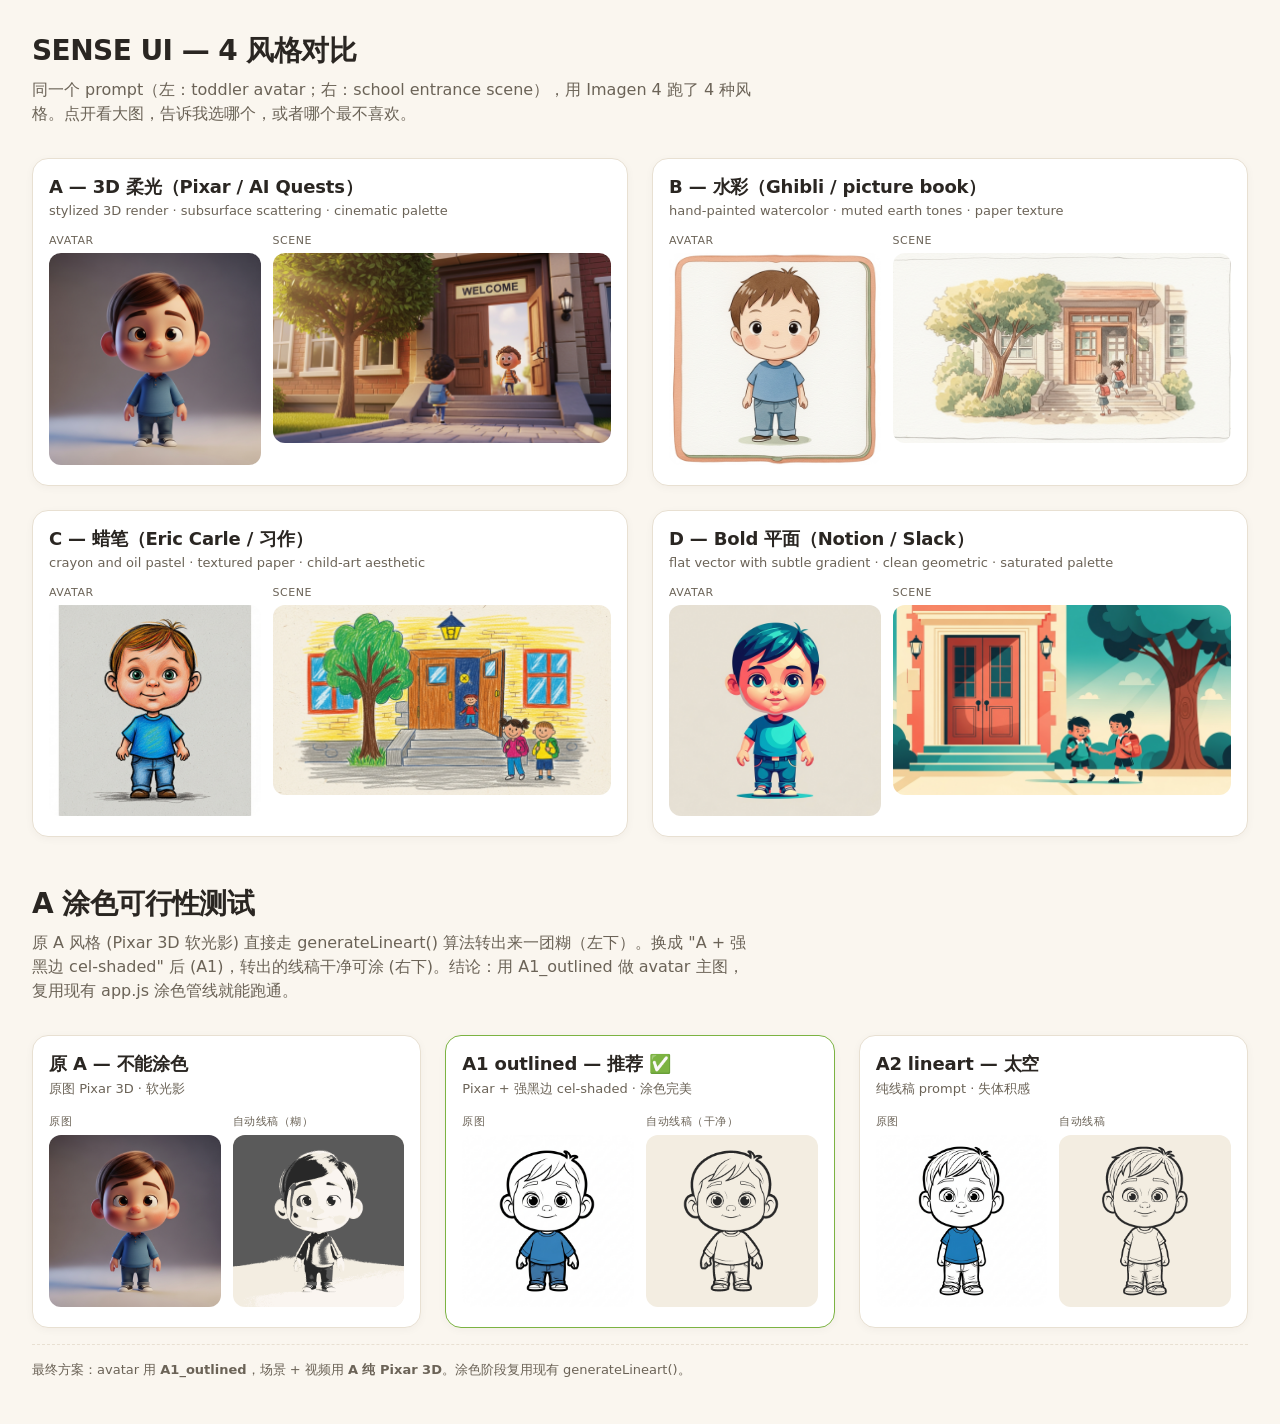
<file: style_comparison/index.html>
<!DOCTYPE html>
<html lang="en">
<head>
<meta charset="UTF-8">
<title>SENSE UI — Style Comparison</title>
<style>
  :root {
    --bg: #faf6ef;
    --ink: #2a2622;
    --muted: #6b6357;
    --card: #ffffff;
    --border: #e8e0d2;
  }
  * { box-sizing: border-box; }
  body {
    margin: 0;
    padding: 32px;
    background: var(--bg);
    color: var(--ink);
    font-family: -apple-system, "SF Pro Text", "Inter", system-ui, sans-serif;
    -webkit-font-smoothing: antialiased;
  }
  h1 {
    font-size: 28px;
    margin: 0 0 8px;
    letter-spacing: -0.02em;
  }
  .lede {
    color: var(--muted);
    margin: 0 0 32px;
    max-width: 720px;
    line-height: 1.5;
  }
  .grid {
    display: grid;
    grid-template-columns: repeat(2, 1fr);
    gap: 24px;
    max-width: 1400px;
  }
  .card {
    background: var(--card);
    border: 1px solid var(--border);
    border-radius: 16px;
    padding: 16px;
    box-shadow: 0 2px 8px rgba(40, 30, 20, 0.04);
  }
  .card h2 {
    font-size: 18px;
    margin: 0 0 4px;
    letter-spacing: -0.01em;
  }
  .card .tag {
    color: var(--muted);
    font-size: 13px;
    margin: 0 0 16px;
  }
  .pair {
    display: grid;
    grid-template-columns: 1fr 1.6fr;
    gap: 12px;
  }
  .pair img {
    width: 100%;
    height: auto;
    border-radius: 12px;
    background: #f3ede1;
    aspect-ratio: 1 / 1;
    object-fit: cover;
  }
  .pair img.scene {
    aspect-ratio: 16 / 9;
  }
  .pair .slot {
    display: flex;
    flex-direction: column;
    gap: 6px;
  }
  .pair .slot small {
    font-size: 11px;
    color: var(--muted);
    text-transform: uppercase;
    letter-spacing: 0.05em;
  }
  .vote {
    margin-top: 16px;
    padding-top: 16px;
    border-top: 1px dashed var(--border);
    color: var(--muted);
    font-size: 13px;
  }
  @media (max-width: 900px) {
    .grid { grid-template-columns: 1fr; }
  }
</style>
</head>
<body>
  <h1>SENSE UI — 4 风格对比</h1>
  <p class="lede">同一个 prompt（左：toddler avatar；右：school entrance scene），用 Imagen 4 跑了 4 种风格。点开看大图，告诉我选哪个，或者哪个最不喜欢。</p>

  <div class="grid">
    <section class="card">
      <h2>A — 3D 柔光（Pixar / AI Quests）</h2>
      <p class="tag">stylized 3D render · subsurface scattering · cinematic palette</p>
      <div class="pair">
        <div class="slot">
          <small>Avatar</small>
          <a href="A_pixar__avatar.png" target="_blank"><img src="A_pixar__avatar.png" alt="A avatar"></a>
        </div>
        <div class="slot">
          <small>Scene</small>
          <a href="A_pixar__scene.png" target="_blank"><img class="scene" src="A_pixar__scene.png" alt="A scene"></a>
        </div>
      </div>
    </section>

    <section class="card">
      <h2>B — 水彩（Ghibli / picture book）</h2>
      <p class="tag">hand-painted watercolor · muted earth tones · paper texture</p>
      <div class="pair">
        <div class="slot">
          <small>Avatar</small>
          <a href="B_watercolor__avatar.png" target="_blank"><img src="B_watercolor__avatar.png" alt="B avatar"></a>
        </div>
        <div class="slot">
          <small>Scene</small>
          <a href="B_watercolor__scene.png" target="_blank"><img class="scene" src="B_watercolor__scene.png" alt="B scene"></a>
        </div>
      </div>
    </section>

    <section class="card">
      <h2>C — 蜡笔（Eric Carle / 习作）</h2>
      <p class="tag">crayon and oil pastel · textured paper · child-art aesthetic</p>
      <div class="pair">
        <div class="slot">
          <small>Avatar</small>
          <a href="C_crayon__avatar.png" target="_blank"><img src="C_crayon__avatar.png" alt="C avatar"></a>
        </div>
        <div class="slot">
          <small>Scene</small>
          <a href="C_crayon__scene.png" target="_blank"><img class="scene" src="C_crayon__scene.png" alt="C scene"></a>
        </div>
      </div>
    </section>

    <section class="card">
      <h2>D — Bold 平面（Notion / Slack）</h2>
      <p class="tag">flat vector with subtle gradient · clean geometric · saturated palette</p>
      <div class="pair">
        <div class="slot">
          <small>Avatar</small>
          <a href="D_flat__avatar.png" target="_blank"><img src="D_flat__avatar.png" alt="D avatar"></a>
        </div>
        <div class="slot">
          <small>Scene</small>
          <a href="D_flat__scene.png" target="_blank"><img class="scene" src="D_flat__scene.png" alt="D scene"></a>
        </div>
      </div>
    </section>
  </div>

  <h1 style="margin-top:48px">A 涂色可行性测试</h1>
  <p class="lede">原 A 风格 (Pixar 3D 软光影) 直接走 generateLineart() 算法转出来一团糊（左下）。换成 "A + 强黑边 cel-shaded" 后 (A1)，转出的线稿干净可涂 (右下)。结论：用 A1_outlined 做 avatar 主图，复用现有 app.js 涂色管线就能跑通。</p>

  <div class="grid" style="grid-template-columns: repeat(3, 1fr);">
    <section class="card">
      <h2>原 A — 不能涂色</h2>
      <p class="tag">原图 Pixar 3D · 软光影</p>
      <div class="pair" style="grid-template-columns: 1fr 1fr;">
        <div class="slot">
          <small>原图</small>
          <a href="A_pixar__avatar.png" target="_blank"><img src="A_pixar__avatar.png" alt="A original"></a>
        </div>
        <div class="slot">
          <small>自动线稿（糊）</small>
          <a href="A_pixar__avatar__LINEART.png" target="_blank"><img src="A_pixar__avatar__LINEART.png" alt="A lineart"></a>
        </div>
      </div>
    </section>

    <section class="card" style="border-color:#7cb342;">
      <h2>A1 outlined — 推荐 ✅</h2>
      <p class="tag">Pixar + 强黑边 cel-shaded · 涂色完美</p>
      <div class="pair" style="grid-template-columns: 1fr 1fr;">
        <div class="slot">
          <small>原图</small>
          <a href="A1_outlined__avatar.png" target="_blank"><img src="A1_outlined__avatar.png" alt="A1 original"></a>
        </div>
        <div class="slot">
          <small>自动线稿（干净）</small>
          <a href="A1_outlined__avatar__LINEART.png" target="_blank"><img src="A1_outlined__avatar__LINEART.png" alt="A1 lineart"></a>
        </div>
      </div>
    </section>

    <section class="card">
      <h2>A2 lineart — 太空</h2>
      <p class="tag">纯线稿 prompt · 失体积感</p>
      <div class="pair" style="grid-template-columns: 1fr 1fr;">
        <div class="slot">
          <small>原图</small>
          <a href="A2_lineart__avatar.png" target="_blank"><img src="A2_lineart__avatar.png" alt="A2 original"></a>
        </div>
        <div class="slot">
          <small>自动线稿</small>
          <a href="A2_lineart__avatar__LINEART.png" target="_blank"><img src="A2_lineart__avatar__LINEART.png" alt="A2 lineart"></a>
        </div>
      </div>
    </section>
  </div>

  <p class="vote">最终方案：avatar 用 <strong>A1_outlined</strong>，场景 + 视频用 <strong>A 纯 Pixar 3D</strong>。涂色阶段复用现有 generateLineart()。</p>
</body>
</html>
</file>
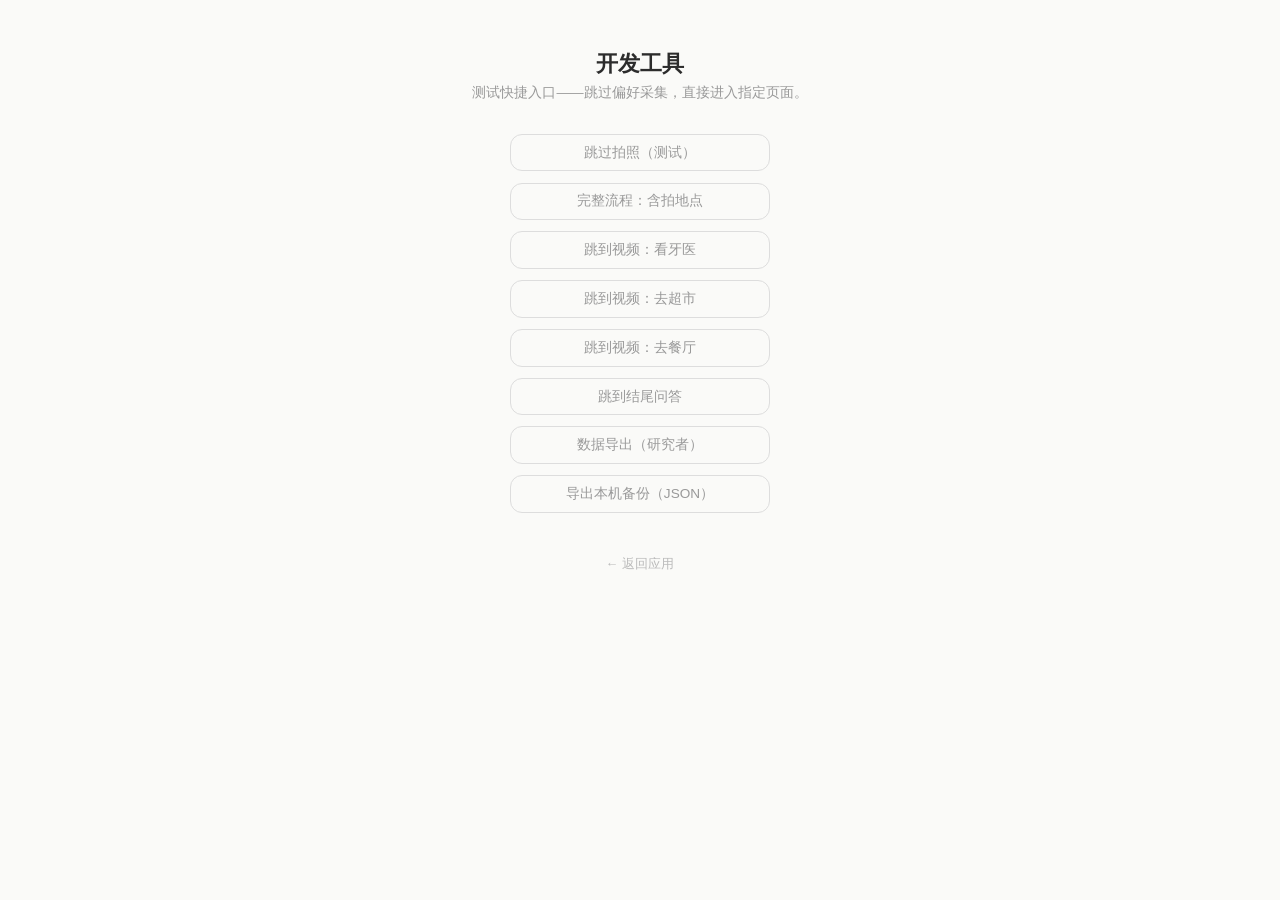
<file: dev.html>
<!DOCTYPE html>
<html lang="zh-CN">
<head>
  <meta charset="UTF-8">
  <meta name="viewport" content="width=device-width, initial-scale=1.0">
  <title>SENSE - 开发工具</title>
  <style>
    * { margin: 0; padding: 0; box-sizing: border-box; }
    body {
      font-family: 'SF Pro Display', -apple-system, 'Helvetica Neue', sans-serif;
      background: #fafaf8; color: #2c2c2c;
      display: flex; flex-direction: column; align-items: center;
      min-height: 100vh; padding: 3rem 1.5rem;
    }
    h1 { font-size: 1.4rem; margin-bottom: 0.3rem; }
    p { font-size: 0.85rem; color: #999; margin-bottom: 2rem; }
    .dev-link {
      display: block; width: 260px; text-align: center;
      background: transparent; color: #999; border: 1.5px solid #ddd;
      border-radius: 12px; padding: 0.55rem 1.2rem; font-size: 0.85rem;
      font-weight: 500; text-decoration: none;
      margin-bottom: 0.7rem;
    }
    .dev-link:active { background: #f0f0ee; }
    .back-link {
      margin-top: 2rem; font-size: 0.8rem; color: #bbb; text-decoration: none;
    }
  </style>
</head>
<body>
  <h1>开发工具</h1>
  <p>测试快捷入口——跳过偏好采集，直接进入指定页面。</p>

  <a class="dev-link" href="index.html?dev=skip-photo">跳过拍照（测试）</a>
  <a class="dev-link" href="index.html?placePhoto=1">完整流程：含拍地点</a>
  <a class="dev-link" href="index.html?dev=video-dental">跳到视频：看牙医</a>
  <a class="dev-link" href="index.html?dev=video-grocery">跳到视频：去超市</a>
  <a class="dev-link" href="index.html?dev=video-dining">跳到视频：去餐厅</a>
  <a class="dev-link" href="index.html?dev=wrapup">跳到结尾问答</a>

  <a class="dev-link" href="export.html">数据导出（研究者）</a>
  <button class="dev-link" onclick="exportLocalBackups()">导出本机备份（JSON）</button>
  <div id="backup-status"></div>
  <a class="back-link" href="index.html">← 返回应用</a>
  <script src="backup-export.js"></script>
</body>
</html>
</file>
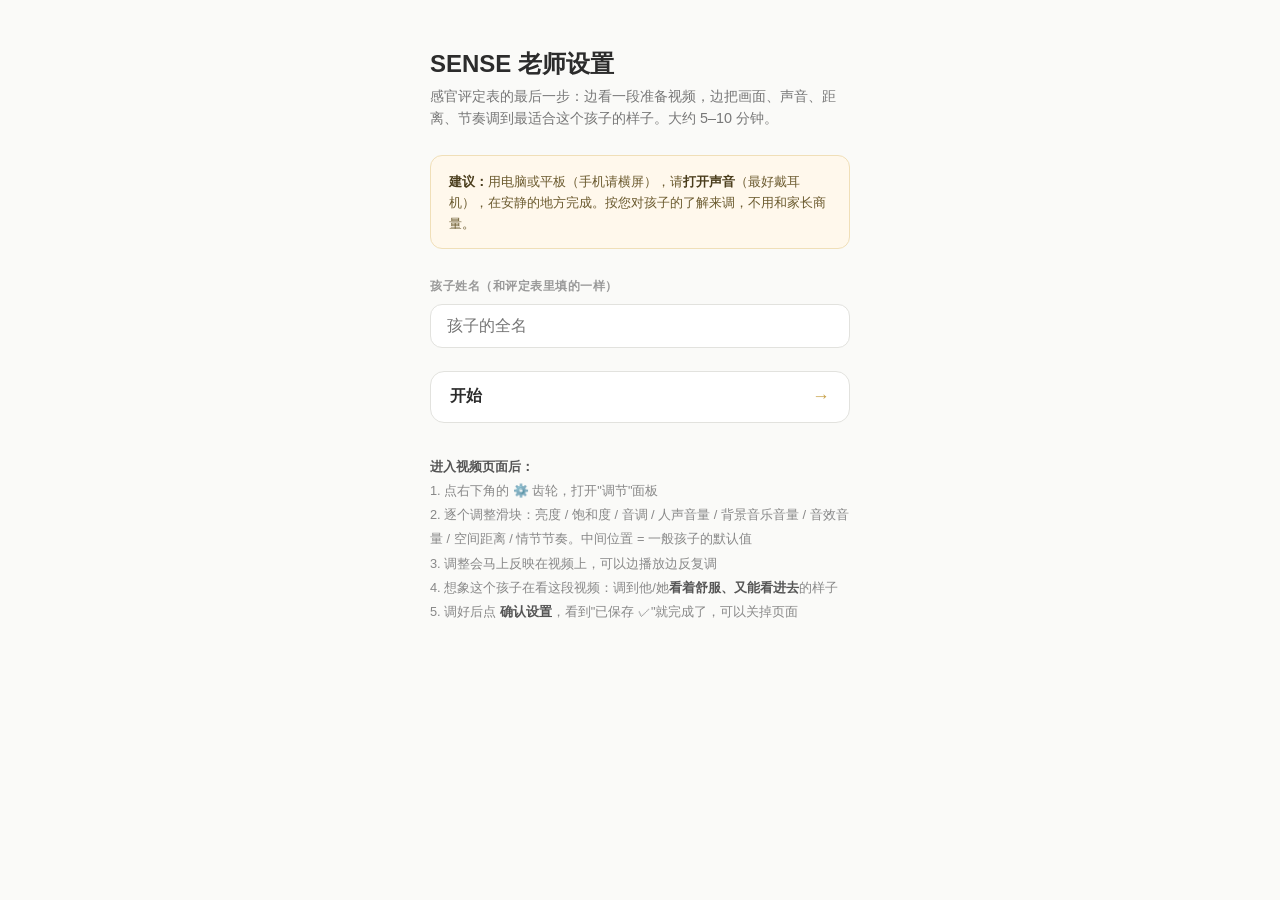
<file: teacher.html>
<!DOCTYPE html>
<html lang="zh-CN">
<head>
  <meta charset="UTF-8">
  <meta name="viewport" content="width=device-width, initial-scale=1.0, user-scalable=no, maximum-scale=1.0">
  <title>SENSE 老师设置</title>
  <style>
    * { margin: 0; padding: 0; box-sizing: border-box; }
    body {
      font-family: -apple-system, 'PingFang SC', 'Helvetica Neue', sans-serif;
      background: #fafaf8; color: #2c2c2c;
      display: flex; flex-direction: column; align-items: center;
      min-height: 100vh; padding: 3rem 1.5rem;
    }
    .wrap { width: 100%; max-width: 420px; }
    h1 { font-size: 1.5rem; margin-bottom: 0.4rem; }
    .subtitle { font-size: 0.9rem; color: #777; margin-bottom: 1.6rem; line-height: 1.5; }
    .info-box {
      background: #fff8ec; border: 1px solid #f0dfb8; border-radius: 12px;
      padding: 0.9rem 1.1rem; font-size: 0.82rem; color: #6b5a2e; line-height: 1.6;
      margin-bottom: 1.8rem;
    }
    .info-box b { color: #4a3d1c; }
    .section-label {
      font-size: 0.75rem; color: #999; text-transform: uppercase;
      letter-spacing: 0.5px; margin-bottom: 0.6rem; font-weight: 600;
    }
    .event-link {
      display: flex; align-items: center; justify-content: space-between;
      width: 100%; text-align: left;
      background: #fff; color: #2c2c2c; border: 1.5px solid #e2e2de;
      border-radius: 14px; padding: 0.9rem 1.2rem; font-size: 1rem;
      font-weight: 600; text-decoration: none;
      margin-bottom: 0.7rem;
      transition: border-color 0.15s, background 0.15s;
    }
    .event-link:active { background: #f5f5f2; border-color: #c9a24a; }
    .event-link .arrow { color: #c9a24a; font-size: 1.1rem; }
    .event-emoji { font-size: 1.3rem; margin-right: 0.6rem; }
    .steps {
      margin-top: 2rem; font-size: 0.8rem; color: #888; line-height: 1.9;
    }
    .steps b { color: #555; }
    .back-link {
      display: inline-block; margin-top: 2.2rem; font-size: 0.8rem;
      color: #bbb; text-decoration: none;
    }
    .pid {
      width: 100%; padding: 0.75rem 1rem; font-size: 1rem; margin-bottom: 1.4rem;
      border: 1.5px solid #e2e2de; border-radius: 12px; background: #fff;
    }
    .pid.missing { border-color: #d9534f; box-shadow: 0 0 0 3px rgba(217,83,79,0.2); }
    .backup-btn {
      margin-top: 1.6rem; width: 100%; padding: 0.7rem; font-size: 0.9rem;
      border: 1.5px dashed #c9a24a; border-radius: 12px; background: #fffdf6; color: #6b5a2e;
      display: block; text-align: center; text-decoration: none;
    }
    .backup-status { font-size: 0.8rem; color: #888; margin-top: 0.4rem; min-height: 1em; }
  </style>
</head>
<body>
  <div class="wrap">
    <h1>SENSE 老师设置</h1>
    <p class="subtitle">感官评定表的最后一步：边看一段准备视频，边把画面、声音、距离、节奏调到最适合这个孩子的样子。大约 5–10 分钟。</p>

    <div class="info-box">
      <b>建议：</b>用电脑或平板（手机请横屏），请<b>打开声音</b>（最好戴耳机），在安静的地方完成。按您对孩子的了解来调，不用和家长商量。
    </div>

    <div class="section-label">孩子姓名（和评定表里填的一样）</div>
    <input id="pid" class="pid" type="text" placeholder="孩子的全名" autocomplete="off" />
    <a id="start" class="event-link" href="index.html">
      <span>开始</span>
      <span class="arrow">→</span>
    </a>

    <div class="steps">
      <b>进入视频页面后：</b><br>
      1. 点右下角的 ⚙️ 齿轮，打开"调节"面板<br>
      2. 逐个调整滑块：亮度 / 饱和度 / 音调 / 人声音量 / 背景音乐音量 / 音效音量 / 空间距离 / 情节节奏。中间位置 = 一般孩子的默认值<br>
      3. 调整会马上反映在视频上，可以边播放边反复调<br>
      4. 想象这个孩子在看这段视频：调到他/她<b>看着舒服、又能看进去</b>的样子<br>
      5. 调好后点 <b>确认设置</b>，看到"已保存 ✓"就完成了，可以关掉页面
    </div>
  </div>
  <script>
    // Teacher reference setting (paper §Teacher-Rated Sensory Reference): same
    // slider panel as the caregiver Baseline, tagged role=teacher so app.js saves
    // it as condition "teacher". One fixed scene (?scene=grocery|dining to change)
    // so teachers don't have to choose. offline.js skips the 95 MB iPad offline
    // package for role=teacher (this page only), so it stays off the teacher's device.
    const SCENES = ['dental', 'grocery', 'dining'];
    const q = new URLSearchParams(location.search);
    const scene = SCENES.includes(q.get('scene')) ? q.get('scene') : 'dental';
    const pidEl = document.getElementById('pid');
    pidEl.value = q.get('pid') || '';
    if (!pidEl.value) { try { pidEl.value = localStorage.getItem('sense_teacher_pid') || ''; } catch (_) {} }
    document.getElementById('start').addEventListener('click', e => {
      const pid = pidEl.value.trim().replace(/\s+/g, '');
      if (!pid) { e.preventDefault(); pidEl.classList.add('missing'); pidEl.focus(); return; }
      try { localStorage.setItem('sense_teacher_pid', pid); } catch (_) {}
      e.currentTarget.href = 'index.html?dev=video-' + scene + '&pid=' + encodeURIComponent(pid) + '&role=teacher';
    });
  </script>
</body>
</html>
</file>
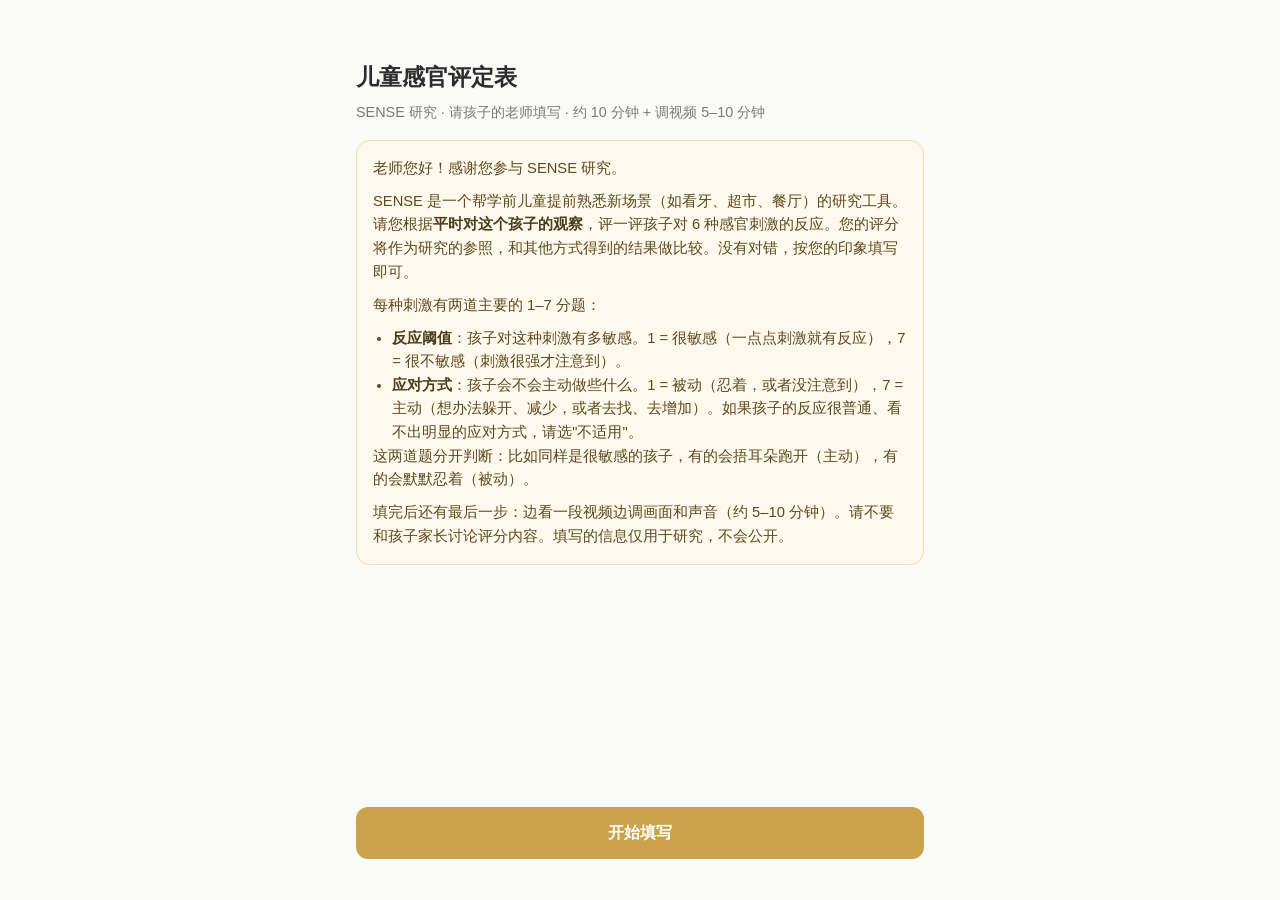
<file: teacher_form.html>
<!DOCTYPE html>
<html lang="zh-CN">
<head>
  <meta charset="UTF-8">
  <meta name="viewport" content="width=device-width, initial-scale=1.0">
  <title>SENSE 儿童感官评定表</title>
  <!-- Teacher-rated sensory reference (paper §Teacher-Rated Sensory Reference;
       content = SENSE/paper/_design_notes/teacher_sensory_scale_v2_20261008.md).
       One question per screen. Self-contained: system fonts only (Google is
       blocked in China), no offline.js. Saves through /api/save-session as
       condition "teacherform", then hands off to the slider video (role=teacher).
       Opened with the teacher token (server.py TEACHER_TOKEN). -->
  <style>
    :root {
      --bg: #fafaf8; --card: #fff; --ink: #2c2c2c; --muted: #7a7a74; --line: #e4e2dc;
      --accent: #c9a24a; --accent-ink: #4a3d1c; --accent-soft: #fff8ec; --warn: #d9534f;
    }
    * { margin: 0; padding: 0; box-sizing: border-box; }
    html, body { height: 100%; }
    body {
      font-family: -apple-system, 'PingFang SC', 'Hiragino Sans GB', 'Microsoft YaHei', 'Helvetica Neue', sans-serif;
      background: var(--bg); color: var(--ink); line-height: 1.6;
    }
    .app { max-width: 600px; margin: 0 auto; min-height: 100%; display: flex; flex-direction: column; padding: 0 16px; }
    .top { padding: 0.9rem 0 0.6rem; }
    .top-row { display: flex; justify-content: space-between; align-items: center; font-size: 0.8rem; color: var(--muted); margin-bottom: 0.4rem; }
    .bar { height: 6px; background: #ebe8e0; border-radius: 3px; overflow: hidden; }
    .bar i { display: block; height: 100%; width: 0; background: var(--accent); transition: width 0.25s; }
    .top.hidden { visibility: hidden; }
    main { flex: 1; padding: 0.6rem 0 1rem; }
    .screen { display: none; animation: in 0.2s ease-out; }
    .screen.active { display: block; }
    @keyframes in { from { opacity: 0; transform: translateX(12px); } to { opacity: 1; transform: none; } }
    h1 { font-size: 1.45rem; margin: 0.8rem 0 0.3rem; }
    .lead { color: var(--muted); font-size: 0.9rem; margin-bottom: 1rem; }
    .intro { background: var(--accent-soft); border: 1px solid #f0dfb8; border-radius: 14px; padding: 1rem; color: #5a4a22; font-size: 0.92rem; }
    .intro p + p, .intro ul { margin-top: 0.6rem; }
    .intro ul { padding-left: 1.2rem; }
    .intro b { color: var(--accent-ink); }
    .ctx { display: inline-flex; align-items: baseline; gap: 0.4rem; background: var(--accent-soft); border: 1px solid #f0dfb8;
      color: var(--accent-ink); border-radius: 999px; padding: 0.15rem 0.75rem; font-size: 0.85rem; font-weight: 600; margin-bottom: 0.3rem; }
    .ctx small { font-weight: 400; color: #8a7a52; }
    .q-label { font-weight: 700; font-size: 1.15rem; margin: 0.5rem 0 0.2rem; }
    .q-hint { color: var(--muted); font-size: 0.88rem; margin-bottom: 0.4rem; }
    .opt-tag { color: var(--muted); font-size: 0.85rem; font-weight: 400; }
    .anchors { font-size: 0.9rem; margin: 0.6rem 0 1rem; background: var(--card); border: 1px solid var(--line); border-radius: 12px; padding: 0.6rem 0.8rem; }
    .anchors div { display: flex; gap: 0.6rem; padding: 0.25rem 0; }
    .anchors .n { flex: 0 0 1.6rem; height: 1.6rem; border-radius: 50%; background: #f1efe9; text-align: center; font-weight: 700; font-size: 0.85rem; line-height: 1.6rem; }
    .scale { display: grid; grid-template-columns: repeat(7, 1fr); gap: 6px; }
    .scale-ends { display: flex; justify-content: space-between; font-size: 0.8rem; color: var(--muted); margin-top: 0.3rem; }
    .opts { display: flex; flex-direction: column; gap: 10px; margin-top: 0.8rem; }
    .opt { position: relative; display: block; }
    .opt input { position: absolute; opacity: 0; pointer-events: none; }
    .opt span { display: block; min-height: 48px; padding: 0.7rem 1rem; border: 1.5px solid var(--line); border-radius: 12px;
      background: #fff; font-size: 1rem; cursor: pointer; user-select: none; -webkit-tap-highlight-color: transparent; }
    .scale .opt span { padding: 0.7rem 0; text-align: center; font-weight: 700; font-size: 1.05rem; }
    .opt input:checked + span { border-color: var(--accent); background: var(--accent); color: #fff; }
    .opt input:focus-visible + span { outline: 3px solid rgba(201,162,74,0.4); }
    .na { margin-top: 12px; }
    .na span { font-size: 0.92rem; }
    input[type=text], textarea { width: 100%; padding: 0.8rem 0.9rem; font-size: 1.05rem; font-family: inherit;
      border: 1.5px solid var(--line); border-radius: 12px; background: #fff; color: var(--ink); margin-top: 0.8rem; }
    textarea { min-height: 8rem; resize: vertical; }
    .extra { margin-top: 0.4rem; }
    .extra[hidden] { display: none; }
    .nav { position: sticky; bottom: 0; background: var(--bg); padding: 0.7rem 0 calc(0.9rem + env(safe-area-inset-bottom)); display: flex; gap: 10px; }
    .nav button { min-height: 52px; border-radius: 12px; font-size: 1.02rem; font-weight: 700; font-family: inherit; cursor: pointer; }
    .back { flex: 0 0 34%; background: #fff; border: 1.5px solid var(--line); color: var(--ink); }
    .next { flex: 1; background: var(--accent); border: none; color: #fff; }
    .next:disabled { opacity: 0.4; cursor: default; }
    .back[hidden], .nav[hidden] { display: none; }
    .msg { font-size: 0.9rem; min-height: 1.2em; margin-top: 0.6rem; }
    .msg.err { color: var(--warn); }
    .done h2 { font-size: 1.3rem; margin: 0.8rem 0 0.5rem; }
    .done ol { padding-left: 1.2rem; font-size: 0.95rem; margin: 0.6rem 0 1.2rem; }
    .go { display: block; text-align: center; text-decoration: none; min-height: 52px; line-height: 52px;
      border-radius: 12px; background: var(--accent); color: #fff; font-weight: 700; font-size: 1.05rem; }
    .small { font-size: 0.84rem; color: var(--muted); margin-top: 0.9rem; }
  </style>
</head>
<body>
<div class="app">
  <div class="top hidden" id="top">
    <div class="top-row"><span id="section"></span><span id="count"></span></div>
    <div class="bar"><i id="bar"></i></div>
  </div>
  <main>
    <form id="form" novalidate autocomplete="off"></form>
    <div class="screen done" id="finished">
      <h2>全部完成 ✓</h2>
      <p>评定表和视频设置都已经保存好了。非常感谢您抽出时间参与 SENSE 研究！</p>
      <p>现在可以直接关闭这个页面。</p>
      <p class="small">如果还想再调整视频，可以 <a id="redo" href="teacher.html">回到视频重新调</a>，以最后一次点"确认设置"的结果为准。</p>
    </div>
    <div class="screen done" id="done">
      <h2>评定表已提交 ✓</h2>
      <p>最后一步：边看一段准备视频，边把画面、声音、距离、节奏调到最适合这个孩子的样子。</p>
      <ol>
        <li>请<b>打开声音</b>（最好戴耳机）；手机请<b>横屏</b>，用电脑或平板更方便</li>
        <li>点视频右下角的 ⚙️ 齿轮，打开"调节"面板</li>
        <li>逐个调 8 个滑块（中间位置 = 一般孩子的默认值），调整会马上反映在视频上，可以边播边调</li>
        <li>想象这个孩子在看这段视频：调到他/她<b>看着舒服、又能看进去</b>的样子</li>
        <li>调好后点 <b>确认设置</b>，看到"已保存 ✓"就全部完成了</li>
      </ol>
      <a class="go" id="go" href="teacher.html">开始调视频 →</a>
      <p class="small">如果现在不方便，也可以稍后再打开本页面（同一个手机/电脑），会直接回到这一步。</p>
    </div>
  </main>
  <div class="nav" id="nav">
    <button type="button" class="back" id="back">上一题</button>
    <button type="button" class="next" id="next">下一题</button>
  </div>
  <div class="msg" id="msg"></div>
  <div id="copybox"></div>
</div>

<script src="teacher_copy.js?v=1"></script>
<script>
// ---- Content (v2 scale, plain-language wording for teachers) -------------
const SENSES = [
  { id: 'volume', title: '声音大小', sub: '说话声、电视声、突然的大声',
    th: ['日常音量（说话声、电视声）就会不适或有明显反应', '日常音量没问题；突然的大声会愣一下，很快恢复', '很大的声音才会注意到，叫名字常常没反应'],
    st: ['被动：不采取行动——默默忍受、烦躁、注意力被打乱（敏感时）；或没注意到声音（不敏感时）', '有时主动、有时被动，看情况', '主动：采取行动改变声音——捂耳、离开、要求关小（敏感时）；或凑近音源、把声音开大、自己制造响声（不敏感时）'] },
  { id: 'pitch', title: '声音尖细', sub: '口哨、警报、尖叫等高音调的声音',
    th: ['尖细的高音即使不大声也会明显不适', '各种音调都能接受；很尖的声音偶尔愣一下，很快恢复', '尖锐的高音也不太会注意到'],
    st: ['被动：听到尖细声音时紧张、烦躁但不做什么（敏感时）；或对尖细声音没有反应（不敏感时）', '有时主动、有时被动，看情况', '主动：捂耳、躲开、让别人停下（敏感时）；或喜欢、反复发出尖叫和高音（不敏感时）'] },
  { id: 'brightness', title: '光线明暗', sub: '室内灯光、户外日光、突然的强光',
    th: ['常规室内光或户外日光就会不适', '常规光线没问题；突然的强光会眯一下眼，很快适应', '很强的光也不太在意'],
    st: ['被动：揉眼、烦躁、难以专注，但不做什么（敏感时）；或对光线变化没反应（不敏感时）', '有时主动、有时被动，看情况', '主动：眯眼、捂眼、背过脸、要求关灯（敏感时）；或盯着灯和反光物看、找亮的地方待（不敏感时）'] },
  { id: 'saturation', title: '颜色鲜艳程度', sub: '鲜艳、浓烈的颜色或画面',
    th: ['鲜艳、浓烈的颜色或画面就会让孩子不适', '日常色彩都能接受，没有明显的偏好或回避', '对颜色差异不太注意'],
    st: ['被动：看久了烦躁、分心，但不做什么（敏感时）；或对颜色没什么反应（不敏感时）', '有时主动、有时被动，看情况', '主动：别开脸、拒绝看、遮住画面（敏感时）；或反复寻找、凝视鲜艳的东西（不敏感时）'] },
  { id: 'proximity', title: '别人靠近', sub: '别人靠近或碰到孩子的身体',
    th: ['别人靠近（还没碰到）就会不适', '一般社交距离没问题；陌生人突然靠很近会躲一下', '别人靠近或碰到也很少注意'],
    st: ['被动：身体僵住、紧张，但不躲开（敏感时）；或对别人靠近没有反应（不敏感时）', '有时主动、有时被动，看情况', '主动：后退、推开、躲开（敏感时）；或主动贴近别人，喜欢挤、抱、贴着（不敏感时）'] },
  { id: 'pacing', title: '节奏快慢', sub: '说话快、画面切换快、活动推进快',
    th: ['稍快的节奏就会不适', '一般节奏都能跟上；特别快的时候有点乱，很快调整过来', '节奏很快也不受影响'],
    st: ['被动：烦躁、紧张、跟不上，但不做什么（敏感时）；或节奏变化时没什么反应（不敏感时）', '有时主动、有时被动，看情况', '主动：要求停下、离开、捂眼（敏感时）；或主动要求更快、偏爱快速切换的动画和游戏（不敏感时）'] },
];
const BASIC = [
  { id: 'pid', label: '孩子姓名', hint: '请填孩子的全名', type: 'text' },
  { id: 'teacher_name', label: '您的姓名', type: 'text' },
  { id: 'teacher_role', label: '您的职务', type: 'choice', opts: ['带班老师', '特教老师', '康复治疗师（OT / 言语 / 行为等）', '其他'] },
  { id: 'teacher_role_other', label: '职务（其他）', type: 'text', optional: true, showIf: ['teacher_role', '其他'] },
  { id: 'known_duration', label: '您认识这个孩子多长时间了？', type: 'choice', opts: ['不到 3 个月', '3–6 个月', '6–12 个月', '1 年以上'] },
  { id: 'weekly_contact', label: '您平时每周和这个孩子相处大约多长时间？', type: 'choice', opts: ['少于 2 小时', '2–5 小时', '5–10 小时', '10 小时以上'] },
];


// ---- Screens: one question each ---------------------------------------------
// Each screen: { key (form field name or null), section, html, required, extra }
// `extra` = an inline follow-up field revealed by one answer (role "其他",
// stability "会随场合变化"); such answers don't auto-advance.
const esc = s => String(s).replace(/[&<>"]/g, c => ({ '&': '&amp;', '<': '&lt;', '>': '&gt;', '"': '&quot;' }[c]));
const radio = (name, value, label, cls = '') =>
  `<label class="opt ${cls}"><input type="radio" name="${name}" value="${esc(value)}"><span>${esc(label)}</span></label>`;
const anchors = arr => `<div class="anchors">${[1, 4, 7].map((n, i) => `<div><span class="n">${n}</span><span>${esc(arr[i])}</span></div>`).join('')}</div>`;
const scale = (name, lo, hi) =>
  `<div class="scale">${[1, 2, 3, 4, 5, 6, 7].map(n => radio(name, n, n)).join('')}</div>
   <div class="scale-ends"><span>${lo}</span><span>${hi}</span></div>`;
const label = (t, optional) => `<div class="q-label">${esc(t)}${optional ? ' <span class="opt-tag">（选填）</span>' : ''}</div>`;

const SCREENS = [];
SCREENS.push({ key: null, intro: true, html: `
  <h1>儿童感官评定表</h1>
  <p class="lead">SENSE 研究 · 请孩子的老师填写 · 约 10 分钟 + 调视频 5–10 分钟</p>
  <div class="intro">
    <p>老师您好！感谢您参与 SENSE 研究。</p>
    <p>SENSE 是一个帮学前儿童提前熟悉新场景（如看牙、超市、餐厅）的研究工具。请您根据<b>平时对这个孩子的观察</b>，评一评孩子对 6 种感官刺激的反应。您的评分将作为研究的参照，和其他方式得到的结果做比较。没有对错，按您的印象填写即可。</p>
    <p>每种刺激有两道主要的 1–7 分题：</p>
    <ul>
      <li><b>反应阈值</b>：孩子对这种刺激有多敏感。1 = 很敏感（一点点刺激就有反应），7 = 很不敏感（刺激很强才注意到）。</li>
      <li><b>应对方式</b>：孩子会不会主动做些什么。1 = 被动（忍着，或者没注意到），7 = 主动（想办法躲开、减少，或者去找、去增加）。如果孩子的反应很普通、看不出明显的应对方式，请选"不适用"。</li>
    </ul>
    <p>这两道题分开判断：比如同样是很敏感的孩子，有的会捂耳朵跑开（主动），有的会默默忍着（被动）。</p>
    <p>填完后还有最后一步：边看一段视频边调画面和声音（约 5–10 分钟）。请不要和孩子家长讨论评分内容。填写的信息仅用于研究，不会公开。</p>
  </div>` });

const BASIC_SECTION = '基本信息';
BASIC.filter(f => !f.showIf).forEach(f => {
  if (f.type === 'text') {
    SCREENS.push({ key: f.id, section: BASIC_SECTION, required: !f.optional, html:
      label(f.label, f.optional) + (f.hint ? `<div class="q-hint">${esc(f.hint)}</div>` : '') +
      `<input type="text" name="${f.id}">` });
  } else {
    const other = BASIC.find(g => g.showIf && g.showIf[0] === f.id);
    SCREENS.push({ key: f.id, section: BASIC_SECTION, required: true,
      extra: other ? { when: other.showIf[1], key: other.id } : null, html:
      label(f.label) + `<div class="opts">${f.opts.map(o => radio(f.id, o, o)).join('')}</div>` +
      (other ? `<div class="extra" data-extra="${other.id}" hidden><input type="text" name="${other.id}" placeholder="请说明"></div>` : '') });
  }
});

SENSES.forEach((s, i) => {
  const ctx = `<div class="ctx">${'①②③④⑤⑥'[i]} ${esc(s.title)} <small>${esc(s.sub)}</small></div>`;
  const section = `${'①②③④⑤⑥'[i]} ${s.title}`;
  SCREENS.push({ key: `${s.id}_threshold`, section, required: true, html: ctx +
    label(`反应阈值：孩子对${s.title}有多敏感？`) + anchors(s.th) + scale(`${s.id}_threshold`, '1 很敏感', '7 很不敏感') });
  SCREENS.push({ key: `${s.id}_strategy`, section, required: true, html: ctx +
    label('应对方式：孩子会不会主动做些什么？') + anchors(s.st) + scale(`${s.id}_strategy`, '1 被动', '7 主动') +
    radio(`${s.id}_strategy`, 'NA', '不适用（孩子的反应很普通，看不出明显的应对方式）', 'na') });
  SCREENS.push({ key: `${s.id}_confidence`, section, required: true, html: ctx +
    label(`您对刚才"${s.title}"两题（敏感程度、应对方式）的判断有多大把握？`) +
    `<div class="opts">${[
      ['5', '很有把握'],
      ['4', '比较有把握'],
      ['3', '一般'],
      ['2', '不太有把握'],
      ['1', '很没有把握'],
    ].map(([v, t]) => radio(`${s.id}_confidence`, v, t)).join('')}</div>` });
  SCREENS.push({ key: `${s.id}_stability`, section, required: true,
    extra: { when: 'varies', key: `${s.id}_stability_note` }, html: ctx +
    label(`孩子对${s.title}的反应，在不同场合是否一样？`) +
    `<div class="opts">${radio(`${s.id}_stability`, 'stable', '基本一样')}${radio(`${s.id}_stability`, 'varies', '会随场合变化')}</div>` +
    `<div class="extra" data-extra="${s.id}_stability_note" hidden><input type="text" name="${s.id}_stability_note" placeholder="在什么场合、怎么变化？（选填）"></div>` });
});

SCREENS.push({ key: 'comments', section: '最后', required: false, last: true, html:
  label('还有您觉得重要的其他情况吗？', true) + '<textarea name="comments"></textarea>' });

const form = document.getElementById('form');
form.innerHTML = SCREENS.map((sc, i) => `<section class="screen" data-i="${i}">${sc.html}</section>`).join('');
const screenEls = [...form.querySelectorAll('.screen')];
const QUESTIONS = SCREENS.filter(sc => sc.key).length;

// ---- State ------------------------------------------------------------------
const DRAFT = 'sense_teacherform_draft';
const DONE = 'sense_teacherform_done';
const ls = {
  get(k) { try { return localStorage.getItem(k); } catch (_) { return null; } },
  set(k, v) { try { v == null ? localStorage.removeItem(k) : localStorage.setItem(k, v); } catch (_) {} },
};
const values = () => Object.fromEntries(new FormData(form).entries());
const answered = (sc, v = values()) => !sc.required || (v[sc.key] || '').trim() !== '';
let cur = 0;

const $ = id => document.getElementById(id);
const msg = $('msg');
function syncExtras(v = values()) {
  SCREENS.forEach(sc => {
    if (!sc.extra) return;
    const el = form.querySelector(`[data-extra="${sc.extra.key}"]`);
    if (el) el.hidden = v[sc.key] !== sc.extra.when;
  });
}
function render() {
  const sc = SCREENS[cur];
  screenEls.forEach((el, i) => el.classList.toggle('active', i === cur));
  const qNum = SCREENS.slice(0, cur + 1).filter(s => s.key).length;
  $('top').classList.toggle('hidden', !!sc.intro);
  $('section').textContent = sc.section || '';
  $('count').textContent = sc.key ? `第 ${qNum} / ${QUESTIONS} 题` : '';
  $('bar').style.width = (100 * (qNum - (sc.key ? 1 : 0)) / QUESTIONS) + '%';
  $('back').hidden = cur === 0;
  $('next').textContent = sc.intro ? '开始填写' : sc.last ? '提交，进入最后一步' : '下一题';
  $('next').disabled = !answered(sc);
  msg.textContent = ''; msg.className = 'msg';
  window.scrollTo(0, 0);
  const t = screenEls[cur].querySelector('input[type=text]:not([data-extra] input), textarea');
  if (t && !t.value) setTimeout(() => t.focus({ preventScroll: true }), 220);
}
const saveDraft = (v = values()) => ls.set(DRAFT, JSON.stringify({ v, cur }));
function go(i) { cur = Math.max(0, Math.min(SCREENS.length - 1, i)); saveDraft(); render(); }

let advanceTimer = null;
form.addEventListener('input', e => {
  const v = values();
  syncExtras(v);
  saveDraft(v);
  const sc = SCREENS[cur];
  $('next').disabled = !answered(sc, v);
  // Single-choice answer → move on by itself, unless it opened a follow-up field.
  if (e.target.type === 'radio' && e.target.name === sc.key) {
    clearTimeout(advanceTimer);
    if (sc.extra && v[sc.key] === sc.extra.when) return;
    advanceTimer = setTimeout(() => { if (SCREENS[cur] === sc && !sc.last) go(cur + 1); }, 280);
  }
});
form.addEventListener('keydown', e => {
  if (e.key === 'Enter' && e.target.tagName === 'INPUT') { e.preventDefault(); if (!$('next').disabled) $('next').click(); }
});
$('back').addEventListener('click', () => { clearTimeout(advanceTimer); go(cur - 1); });
$('next').addEventListener('click', () => {
  clearTimeout(advanceTimer);
  if (SCREENS[cur].last) submit(); else go(cur + 1);
});

function restore() {
  let d; try { d = JSON.parse(ls.get(DRAFT) || 'null'); } catch (_) { d = null; }
  const urlPid = (new URLSearchParams(location.search).get('pid') || '').trim().replace(/\s+/g, '');
  // A draft for a different child must not leak into this child's form.
  if (urlPid && d && d.v && d.v.pid && d.v.pid.replace(/\s+/g, '') !== urlPid) d = null;
  const v = (d && d.v) || {};
  if (urlPid) v.pid = urlPid;
  for (const [k, val] of Object.entries(v)) {
    form.querySelectorAll(`[name="${k}"]`).forEach(el => {
      if (el.type === 'radio') el.checked = el.value === val; else el.value = val;
    });
  }
  syncExtras();
  // Resume at the first unanswered question (never past where they were).
  if (d && d.cur) {
    const firstGap = SCREENS.findIndex(sc => sc.key && !answered(sc));
    cur = firstGap === -1 ? d.cur : Math.min(d.cur, firstGap);
  }
}

// ---- Submit -----------------------------------------------------------------
function showDone(pid) {
  screenEls.forEach(el => el.classList.remove('active'));
  $('top').classList.add('hidden');
  $('nav').hidden = true;
  $('done').classList.add('active');
  $('go').href = 'index.html?dev=video-dental&pid=' + encodeURIComponent(pid) + '&role=teacher';
  window.scrollTo(0, 0);
}

function showFinished(pid) {
  screenEls.forEach(el => el.classList.remove('active'));
  $('top').classList.add('hidden');
  $('nav').hidden = true;
  $('finished').classList.add('active');
  if (pid) $('redo').href = 'index.html?dev=video-dental&pid=' + encodeURIComponent(pid) + '&role=teacher';
  window.scrollTo(0, 0);
}

async function submit() {
  const v = values();
  const gap = SCREENS.findIndex(sc => sc.key && !answered(sc, v));
  if (gap !== -1) { go(gap); msg.className = 'msg err'; msg.textContent = '这一题还没有填'; return; }
  const pid = v.pid.trim().replace(/\s+/g, '');
  const answers = {};
  for (const [k, val] of Object.entries(v)) answers[k] = typeof val === 'string' ? val.trim() : val;
  if (answers.teacher_role !== '其他') delete answers.teacher_role_other;
  answers.pid = pid;
  SENSES.forEach(s => {
    if (answers[`${s.id}_stability`] !== 'varies') delete answers[`${s.id}_stability_note`];
    answers[`${s.id}_threshold`] = Number(answers[`${s.id}_threshold`]);
    answers[`${s.id}_confidence`] = Number(answers[`${s.id}_confidence`]);
    answers[`${s.id}_strategy_na`] = answers[`${s.id}_strategy`] === 'NA';
    answers[`${s.id}_strategy`] = answers[`${s.id}_strategy_na`] ? null : Number(answers[`${s.id}_strategy`]);
  });
  // Human-readable copy (section / question / answer as shown on screen) — the
  // server writes it out as the CSV next to the JSON.
  const readable = [];
  SCREENS.forEach((sc, i) => {
    if (!sc.key) return;
    const el = screenEls[i];
    const q = (el.querySelector('.q-label')?.childNodes[0]?.textContent || sc.key).trim();
    const pick = name => {
      const r = el.querySelector(`input[type=radio][name="${name}"]:checked`);
      return r ? r.parentElement.textContent.trim() : (v[name] || '').trim();
    };
    readable.push({ section: sc.section || '', key: sc.key, question: q, answer: pick(sc.key) });
    if (sc.extra && v[sc.key] === sc.extra.when && (v[sc.extra.key] || '').trim()) {
      const ph = el.querySelector(`[name="${sc.extra.key}"]`)?.placeholder || '补充说明';
      readable.push({ section: sc.section || '', key: sc.extra.key, question: ph, answer: v[sc.extra.key].trim() });
    }
  });
  const record = {
    sessionId: String(Date.now()),
    readable,
    participantId: pid,
    condition: 'teacherform',
    exportStage: 'form',
    timestamp: new Date().toISOString(),
    instrument: 'teacher_sensory_scale_v2_20261008',
    userAgent: navigator.userAgent,
    answers,
  };
  // Kept on this device so the video step's Plan B copy can include the form too.
  ls.set('sense_teacherform_record_' + pid, JSON.stringify(record));
  const btn = $('next');
  btn.disabled = true; msg.className = 'msg'; msg.textContent = '正在提交…';
  try {
    if (navigator.onLine === false) throw new Error('没有网络');
    const ctl = new AbortController();
    const timer = setTimeout(() => ctl.abort(), 15000);
    const r = await fetch('/api/save-session', {
      method: 'POST', headers: { 'Content-Type': 'application/json' }, body: JSON.stringify(record),
      signal: ctl.signal,
    }).finally(() => clearTimeout(timer));
    if (!r.ok) throw new Error('HTTP ' + r.status);
    $('copybox').innerHTML = '';
    ls.set(DRAFT, null);
    ls.set(DONE, pid);
    showDone(pid);
  } catch (err) {
    btn.disabled = false;
    msg.className = 'msg err';
    msg.textContent = '提交没有成功（' + (err.name === 'AbortError' ? '连接超时' : err.message) + '），请检查网络后再点一次。您填的内容已保存在本机，不会丢。';
    window.SENSECopy?.showCopyFallback($('copybox'), record);
    $('copybox').scrollIntoView({ behavior: 'smooth', block: 'center' });
  }
}

// ---- Start ------------------------------------------------------------------
// Already submitted on this device → straight to the video step, unless the
// link is for another child (?pid=…) or ?new=1.
const urlQ = new URLSearchParams(location.search);
const doneFor = ls.get(DONE);
const urlPid = (urlQ.get('pid') || '').trim().replace(/\s+/g, '');
if (urlQ.get('new') === '1' || (urlPid && urlPid !== doneFor)) ls.set(DONE, null);
restore();
if (urlQ.get('finished') === '1') showFinished(doneFor);
else if (ls.get(DONE) && doneFor) showDone(doneFor); else render();
</script>
</body>
</html>
</file>
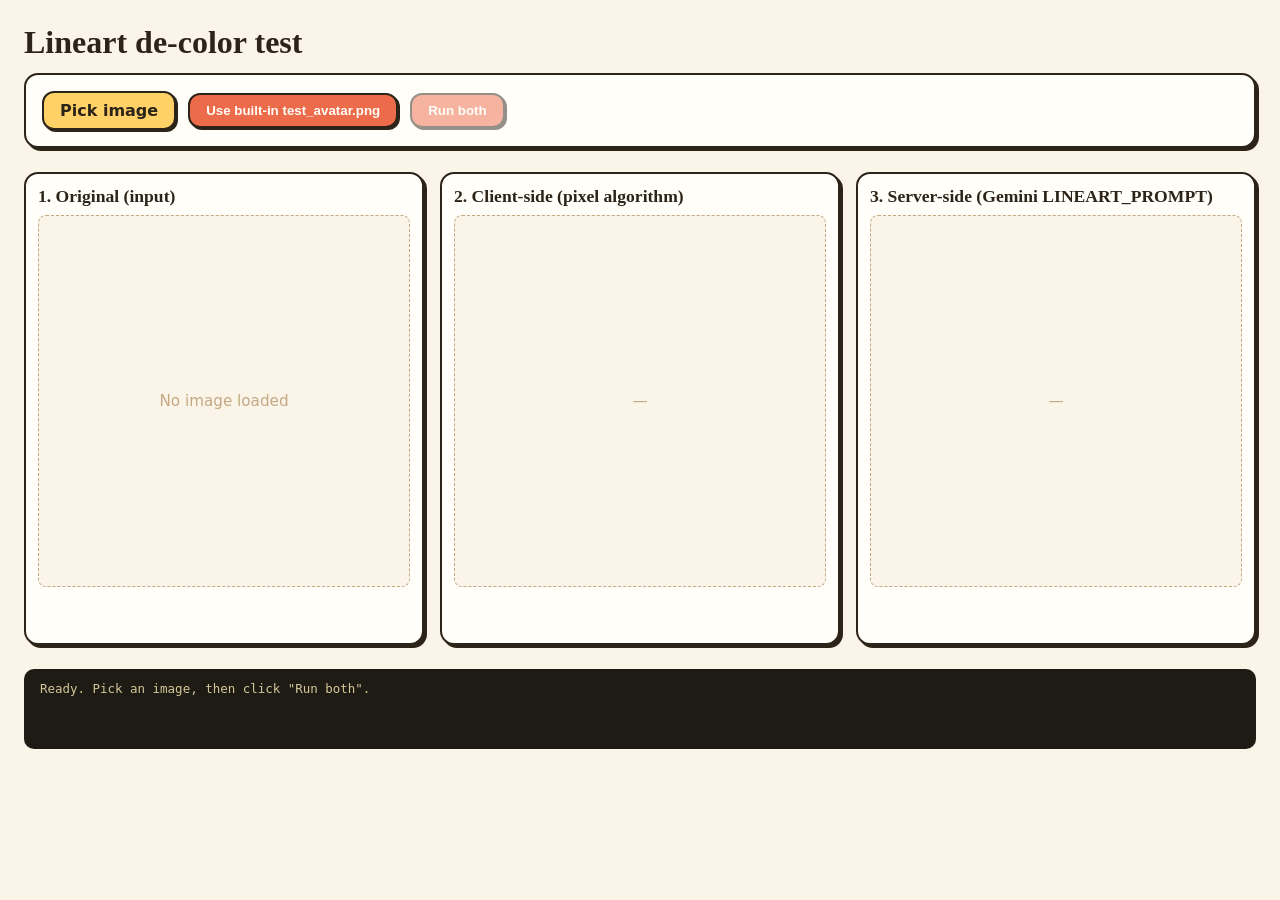
<file: test-lineart.html>
<!DOCTYPE html>
<html lang="en">
<head>
<meta charset="UTF-8">
<title>Lineart Test — SENSE</title>
<style>
  * { box-sizing: border-box; }
  body {
    margin: 0; padding: 24px;
    font-family: system-ui, -apple-system, sans-serif;
    background: #faf5e8; color: #2c2418;
  }
  h1 { font-family: "Caveat", cursive; font-size: 2rem; margin: 0 0 12px; }
  .controls {
    display: flex; gap: 12px; align-items: center; flex-wrap: wrap;
    padding: 16px; background: #fffef9; border: 2px solid #2c2418;
    border-radius: 14px; margin-bottom: 24px;
    box-shadow: 3px 3px 0 #2c2418;
  }
  .controls label {
    cursor: pointer; padding: 8px 16px;
    background: #ffd166; border: 2px solid #2c2418; border-radius: 12px;
    font-weight: bold; box-shadow: 2px 2px 0 #2c2418;
  }
  .controls label:active { transform: translate(1px, 1px); box-shadow: 1px 1px 0 #2c2418; }
  .controls input[type="file"] { display: none; }
  .controls button {
    padding: 8px 16px; background: #ec6b4a; color: #fffef9;
    border: 2px solid #2c2418; border-radius: 12px;
    font-weight: bold; cursor: pointer; box-shadow: 2px 2px 0 #2c2418;
  }
  .controls button:disabled { opacity: 0.5; cursor: not-allowed; }
  .controls button:active { transform: translate(1px, 1px); box-shadow: 1px 1px 0 #2c2418; }

  .grid {
    display: grid; grid-template-columns: repeat(3, 1fr);
    gap: 16px; margin-bottom: 24px;
  }
  .panel {
    background: #fffef9; border: 2px solid #2c2418; border-radius: 14px;
    padding: 12px; box-shadow: 3px 3px 0 #2c2418;
    display: flex; flex-direction: column; gap: 8px;
  }
  .panel h2 { margin: 0; font-size: 1.1rem; font-family: "Caveat", cursive; }
  .panel .img-box {
    width: 100%; aspect-ratio: 1; background: #faf5e8;
    border: 1.5px dashed #c4a883; border-radius: 8px;
    display: flex; align-items: center; justify-content: center;
    overflow: hidden; position: relative;
  }
  .panel img {
    max-width: 100%; max-height: 100%; object-fit: contain;
  }
  .panel .placeholder { color: #c4a883; font-size: 0.95rem; }
  .panel .meta {
    font-family: "SF Mono", Menlo, monospace; font-size: 0.78rem;
    color: #5a4830; min-height: 36px; white-space: pre-wrap;
  }
  .log {
    background: #1e1a14; color: #d4c89a; padding: 12px 16px;
    border-radius: 10px; font-family: "SF Mono", Menlo, monospace;
    font-size: 0.78rem; white-space: pre-wrap; min-height: 80px; max-height: 200px;
    overflow-y: auto;
  }
  .log .err { color: #ec8a6a; }
  .log .ok { color: #a3c9a8; }
</style>
</head>
<body>
<h1>Lineart de-color test</h1>

<div class="controls">
  <label>
    Pick image
    <input type="file" id="file-input" accept="image/*">
  </label>
  <button id="btn-test-builtin">Use built-in test_avatar.png</button>
  <button id="btn-run" disabled>Run both</button>
  <span id="src-info" style="font-size:0.85rem;color:#5a4830"></span>
</div>

<div class="grid">
  <div class="panel">
    <h2>1. Original (input)</h2>
    <div class="img-box"><img id="img-src" hidden><span class="placeholder" id="ph-src">No image loaded</span></div>
    <div class="meta" id="meta-src"></div>
  </div>
  <div class="panel">
    <h2>2. Client-side (pixel algorithm)</h2>
    <div class="img-box"><img id="img-client" hidden><span class="placeholder" id="ph-client">—</span></div>
    <div class="meta" id="meta-client"></div>
  </div>
  <div class="panel">
    <h2>3. Server-side (Gemini LINEART_PROMPT)</h2>
    <div class="img-box"><img id="img-server" hidden><span class="placeholder" id="ph-server">—</span></div>
    <div class="meta" id="meta-server"></div>
  </div>
</div>

<div class="log" id="log">Ready. Pick an image, then click "Run both".</div>

<script>
const API_BASE = location.protocol.startsWith('http') ? location.origin : '';

function log(msg, cls = '') {
  const el = document.getElementById('log');
  const t = new Date().toLocaleTimeString();
  const line = document.createElement('div');
  if (cls) line.className = cls;
  line.textContent = `[${t}] ${msg}`;
  el.appendChild(line);
  el.scrollTop = el.scrollHeight;
}

let currentDataUrl = null;

function setImage(boxId, dataUrl, label) {
  const img = document.getElementById('img-' + boxId);
  const ph = document.getElementById('ph-' + boxId);
  img.src = dataUrl;
  img.hidden = false;
  if (ph) ph.style.display = 'none';
  document.getElementById('meta-' + boxId).textContent = label || '';
}

function clearOutput() {
  ['client', 'server'].forEach(id => {
    document.getElementById('img-' + id).hidden = true;
    const ph = document.getElementById('ph-' + id);
    if (ph) { ph.style.display = ''; ph.textContent = '—'; }
    document.getElementById('meta-' + id).textContent = '';
  });
}

// ===== Client-side pixel algorithm (mirrors generateLineart in app.js) =====
function generateLineartClient(dataUrl) {
  return new Promise((resolve, reject) => {
    const img = new Image();
    img.onload = () => {
      const c = document.createElement('canvas');
      c.width = img.width;
      c.height = img.height;
      const ctx = c.getContext('2d');
      ctx.drawImage(img, 0, 0);
      const imageData = ctx.getImageData(0, 0, c.width, c.height);
      const d = imageData.data;
      for (let i = 0; i < d.length; i += 4) {
        const r = d[i], g = d[i+1], b = d[i+2], a = d[i+3];
        if (a < 30) { d[i+3] = 0; continue; }

        const gray = 0.299 * r + 0.587 * g + 0.114 * b;
        const mx = Math.max(r, g, b), mn = Math.min(r, g, b);
        const sat = mx === 0 ? 0 : (mx - mn) / mx;

        if (gray < 55) {
          d[i] = d[i+1] = d[i+2] = 40;
          d[i+3] = 255;
          continue;
        }
        if (gray < 100 && sat < 0.25) {
          const v = Math.round(80 + (gray - 55) * 1.5);
          d[i] = d[i+1] = d[i+2] = v;
          d[i+3] = 255;
          continue;
        }
        const isSkin = r > 140 && g > 90 && b > 60 && r > g && g >= b - 5 && sat > 0.10 && sat < 0.55;
        if (isSkin) continue;
        const isAccent = sat > 0.45 && r > g && r > b && gray < 160;
        if (isAccent) continue;

        d[i] = d[i+1] = d[i+2] = 255;
        d[i+3] = 18;
      }
      ctx.putImageData(imageData, 0, 0);
      resolve(c.toDataURL('image/png'));
    };
    img.onerror = (e) => reject(new Error('client img load failed'));
    img.src = dataUrl;
  });
}

// ===== Server-side via /api/generate-lineart =====
async function generateLineartServer(dataUrl) {
  const resp = await fetch(API_BASE + '/api/generate-lineart', {
    method: 'POST',
    headers: { 'Content-Type': 'application/json' },
    body: JSON.stringify({ image: dataUrl }),
  });
  if (!resp.ok) throw new Error(`HTTP ${resp.status} ${resp.statusText}`);
  const data = await resp.json();
  if (!data.image) throw new Error('No image in API response: ' + JSON.stringify(data).slice(0, 200));
  return data.image;
}

// ===== File pick handler =====
document.getElementById('file-input').addEventListener('change', async (e) => {
  const file = e.target.files[0];
  if (!file) return;
  const reader = new FileReader();
  reader.onload = () => {
    currentDataUrl = reader.result;
    setImage('src', currentDataUrl, `${file.name}\n${(file.size / 1024).toFixed(1)} KB`);
    document.getElementById('src-info').textContent = file.name;
    document.getElementById('btn-run').disabled = false;
    clearOutput();
    log(`Loaded ${file.name} (${file.size} bytes)`, 'ok');
  };
  reader.readAsDataURL(file);
});

// Built-in test image (the demo's default test_avatar.png)
document.getElementById('btn-test-builtin').addEventListener('click', async () => {
  try {
    const resp = await fetch('assets/test_avatar.png');
    const blob = await resp.blob();
    const reader = new FileReader();
    reader.onload = () => {
      currentDataUrl = reader.result;
      setImage('src', currentDataUrl, `test_avatar.png\n${(blob.size / 1024).toFixed(1)} KB`);
      document.getElementById('src-info').textContent = 'test_avatar.png';
      document.getElementById('btn-run').disabled = false;
      clearOutput();
      log('Loaded built-in test_avatar.png', 'ok');
    };
    reader.readAsDataURL(blob);
  } catch (e) {
    log('Built-in load failed: ' + e.message, 'err');
  }
});

// Run both pipelines
document.getElementById('btn-run').addEventListener('click', async () => {
  if (!currentDataUrl) return;
  const btn = document.getElementById('btn-run');
  btn.disabled = true;
  btn.textContent = 'Running...';
  clearOutput();

  // Client
  const tc0 = performance.now();
  try {
    const out = await generateLineartClient(currentDataUrl);
    const dt = (performance.now() - tc0).toFixed(0);
    setImage('client', out, `pixel algo · ${dt} ms\nrules: outline / soft-edge / skin / accent / white`);
    log(`Client done in ${dt} ms`, 'ok');
  } catch (e) {
    log('Client error: ' + e.message, 'err');
    document.getElementById('meta-client').textContent = 'ERROR: ' + e.message;
  }

  // Server
  const ts0 = performance.now();
  try {
    const out = await generateLineartServer(currentDataUrl);
    const dt = (performance.now() - ts0).toFixed(0);
    setImage('server', out, `Gemini 2.5 Flash Image · ${dt} ms\nLINEART_PROMPT → coloring book style`);
    log(`Server done in ${dt} ms`, 'ok');
  } catch (e) {
    log('Server error: ' + e.message, 'err');
    document.getElementById('meta-server').textContent = 'ERROR: ' + e.message + '\n(is server.py running?)';
  }

  btn.disabled = false;
  btn.textContent = 'Run both';
});
</script>
</body>
</html>
</file>
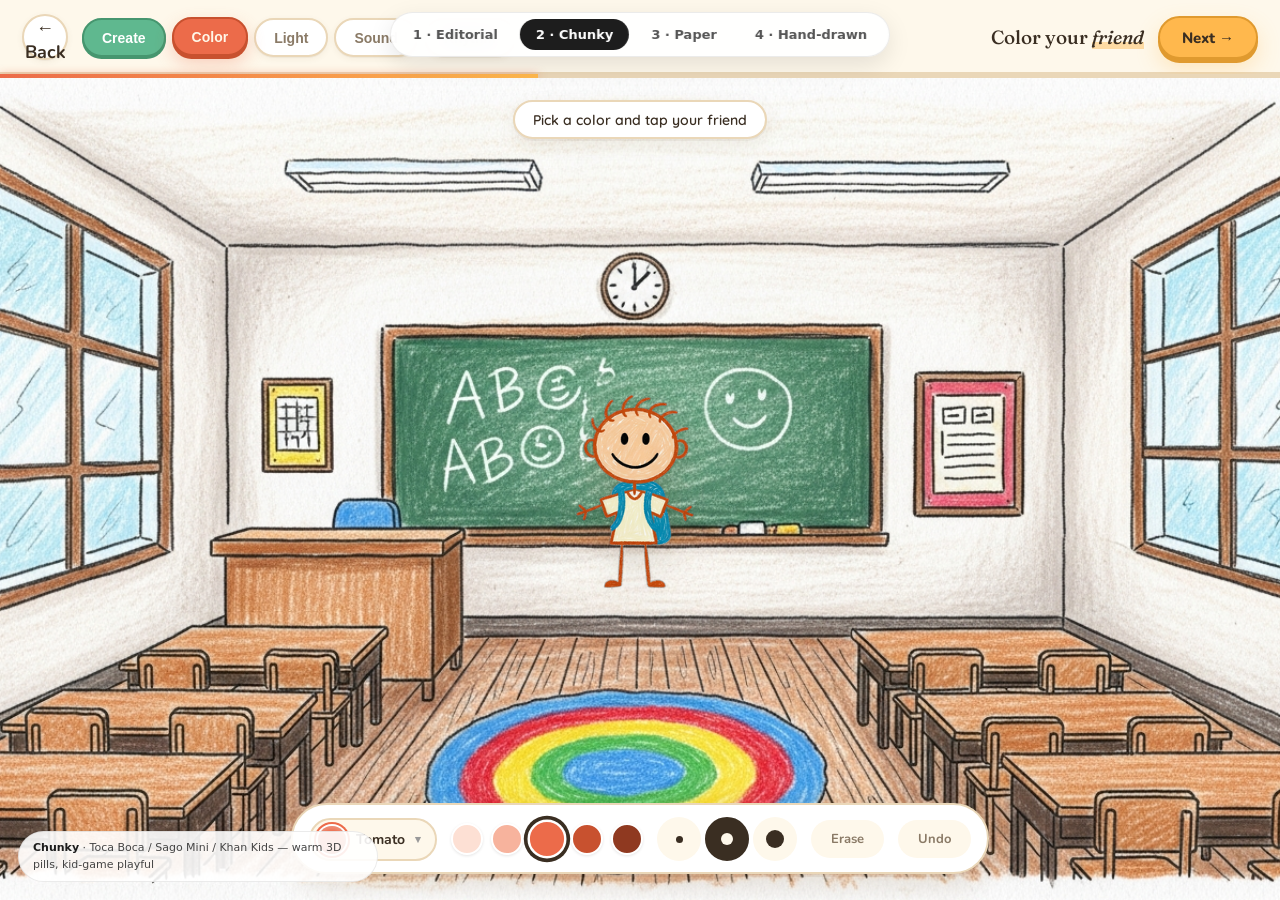
<file: style_comparison/chrome_options.html>
<!DOCTYPE html>
<html lang="en">
<head>
<meta charset="UTF-8">
<title>SENSE Chrome — 4 Direction Picker</title>
<link rel="preconnect" href="https://fonts.googleapis.com">
<link rel="preconnect" href="https://fonts.gstatic.com" crossorigin>
<link href="https://fonts.googleapis.com/css2?family=Fraunces:opsz,ital,wght@9..144,0,400;9..144,0,500;9..144,0,700;9..144,1,500&family=Nunito:wght@500;600;700;800&family=Inter:wght@400;500;600;700&family=Caveat:wght@500;700&family=Patrick+Hand&family=Quicksand:wght@500;600;700&display=swap" rel="stylesheet">
<style>
  * { box-sizing: border-box; margin: 0; padding: 0; }
  html, body { height: 100%; overflow: hidden; }
  body { font-family: -apple-system, system-ui, sans-serif; }

  /* ============ THEME PICKER (top control) ============ */
  .picker {
    position: fixed; top: 12px; left: 50%;
    transform: translateX(-50%);
    z-index: 1000;
    display: flex; gap: 6px;
    background: rgba(255,255,255,0.92);
    backdrop-filter: blur(10px);
    border: 1px solid rgba(0,0,0,0.08);
    padding: 6px;
    border-radius: 999px;
    box-shadow: 0 8px 24px rgba(0,0,0,0.10);
  }
  .picker button {
    background: transparent; border: 0;
    padding: 8px 16px;
    border-radius: 999px;
    font-family: -apple-system, system-ui, sans-serif;
    font-size: 13px; font-weight: 600;
    color: #555;
    cursor: pointer;
    transition: background 180ms;
  }
  .picker button:hover { background: rgba(0,0,0,0.05); }
  .picker button.active {
    background: #1d1d1d; color: white;
  }
  .meta {
    position: fixed; left: 18px; bottom: 18px;
    z-index: 999;
    font-family: -apple-system, system-ui, sans-serif;
    font-size: 11px;
    background: rgba(255,255,255,0.9);
    padding: 8px 14px;
    border-radius: 999px;
    border: 1px solid rgba(0,0,0,0.08);
    color: #444;
    line-height: 1.5;
    max-width: 360px;
  }
  .meta strong { color: #1d1d1d; font-weight: 700; }

  /* ============ STAGE (shared layout) ============ */
  .stage {
    height: 100vh;
    display: flex;
    flex-direction: column;
  }
  .topbar {
    display: flex; align-items: center; gap: 14px;
    padding: 14px 22px 12px;
    flex-shrink: 0;
  }
  .phase-tabs { display: flex; gap: 6px; align-items: center; }
  .phase-tab { cursor: pointer; user-select: none; }
  .instruction { margin-left: auto; }
  .timer { height: 4px; flex-shrink: 0; }
  .timer-fill { height: 100%; width: 42%; }
  .canvas-wrap { flex: 1; position: relative; overflow: hidden; }
  .scene-bg {
    position: absolute; inset: 0;
    background-image: url("../assets/school_bg.png");
    background-size: cover;
    background-position: center 35%;
  }
  .avatar-stage {
    position: absolute; inset: 0;
    display: flex; align-items: center; justify-content: center;
  }
  .avatar-img {
    width: 240px;
    filter: drop-shadow(0 10px 18px rgba(80,50,20,0.18));
    animation: breathe 4.2s cubic-bezier(.22,1,.36,1) infinite;
  }
  @keyframes breathe {
    0%,100% { transform: translateY(0) scale(1); }
    50% { transform: translateY(-3px) scale(1.012); }
  }
  .toolbar {
    position: absolute; left: 50%; bottom: 26px;
    transform: translateX(-50%);
    display: flex; align-items: center; gap: 14px;
  }
  .sat-row { display: flex; gap: 8px; }
  .sat-chip { width: 32px; height: 32px; border-radius: 50%; cursor: pointer; }
  .brush-row { display: flex; gap: 4px; }
  .brush-btn { display: flex; align-items: center; justify-content: center; cursor: pointer; }
  .hint { position: absolute; top: 22px; left: 50%; transform: translateX(-50%); }

  /* ================================================
     THEME 1 — EDITORIAL (Aesop / Apple Books)
     refined typography, classic, restrained
     ================================================ */
  body.t-editorial { background: #efe9dd; color: #1f1a14; font-family: "Fraunces", Georgia, serif; }
  body.t-editorial .topbar {
    background: #f5efe0;
    border-bottom: 1px solid #d6cdb6;
  }
  body.t-editorial .phase-tab {
    background: transparent;
    border: 0;
    padding: 8px 4px 6px;
    font-family: "Fraunces", serif;
    font-variation-settings: "opsz" 14;
    font-size: 14px; font-weight: 500;
    color: #8a7e63;
    letter-spacing: 0.04em;
    text-transform: uppercase;
    border-bottom: 1.5px solid transparent;
    transition: all 200ms;
  }
  body.t-editorial .phase-tab:hover { color: #1f1a14; }
  body.t-editorial .phase-tab.active {
    color: #1f1a14;
    border-bottom-color: #b8472b;
  }
  body.t-editorial .phase-tab.done {
    color: #b8472b;
  }
  body.t-editorial .phase-tabs { gap: 22px; padding: 0 16px; }
  body.t-editorial .btn-back {
    background: transparent; border: 0;
    font-family: "Fraunces", serif; font-style: italic;
    font-size: 14px; color: #8a7e63;
    cursor: pointer; padding: 4px 8px;
  }
  body.t-editorial .btn-back:hover { color: #1f1a14; }
  body.t-editorial .instruction {
    font-family: "Fraunces", serif;
    font-style: italic;
    font-size: 19px;
    font-weight: 400;
    color: #1f1a14;
    letter-spacing: -0.01em;
  }
  body.t-editorial .btn-next {
    background: transparent;
    border: 1px solid #1f1a14;
    color: #1f1a14;
    font-family: "Fraunces", serif;
    font-style: italic;
    font-size: 14px;
    padding: 8px 22px;
    border-radius: 0;
    cursor: pointer;
    letter-spacing: 0.02em;
    transition: all 200ms;
  }
  body.t-editorial .btn-next:hover { background: #1f1a14; color: #f5efe0; }
  body.t-editorial .timer { background: #d6cdb6; }
  body.t-editorial .timer-fill { background: #b8472b; }
  body.t-editorial .canvas-wrap { background: #efe9dd; }
  body.t-editorial .toolbar {
    background: #f5efe0;
    border: 1px solid #d6cdb6;
    padding: 14px 20px;
    border-radius: 0;
    box-shadow: 0 8px 32px rgba(80,50,20,0.10);
  }
  body.t-editorial .hue-pill {
    background: transparent;
    border: 0;
    border-right: 1px solid #d6cdb6;
    padding: 4px 18px 4px 0;
    display: flex; align-items: center; gap: 10px;
    font-family: "Fraunces", serif;
    font-style: italic;
    font-size: 14px;
    color: #1f1a14;
    cursor: pointer;
  }
  body.t-editorial .hue-dot { width: 18px; height: 18px; border-radius: 50%; background: #b8472b; }
  body.t-editorial .sat-chip {
    border: 1px solid rgba(0,0,0,0.10);
    box-shadow: none;
    transition: transform 200ms;
  }
  body.t-editorial .sat-chip:hover { transform: scale(1.1); }
  body.t-editorial .sat-chip.selected {
    transform: scale(1.15);
    box-shadow: 0 0 0 1.5px #1f1a14;
  }
  body.t-editorial .brush-btn {
    width: 36px; height: 36px;
    border: 0; background: transparent;
    border-radius: 0;
  }
  body.t-editorial .brush-btn .dot { background: #1f1a14; border-radius: 50%; }
  body.t-editorial .brush-btn.selected { border-bottom: 2px solid #1f1a14; }
  body.t-editorial .tool-btn {
    background: transparent; border: 0;
    font-family: "Fraunces", serif;
    font-style: italic;
    font-size: 13px;
    color: #8a7e63;
    padding: 4px 10px;
    cursor: pointer;
  }
  body.t-editorial .tool-btn:hover { color: #1f1a14; }
  body.t-editorial .hint {
    background: transparent; border: 0;
    font-family: "Fraunces", serif;
    font-style: italic;
    font-size: 16px;
    color: #1f1a14;
    text-align: center;
    padding: 0;
  }

  /* ================================================
     THEME 2 — CHUNKY (Toca / Sago / Khan Kids)
     warm 3D pills, kid-game playful
     ================================================ */
  body.t-chunky { background: #fef8eb; color: #3a2e22; font-family: "Nunito", sans-serif; }
  body.t-chunky .topbar { background: #fef8eb; border-bottom: 2px solid #ead7b8; }
  body.t-chunky .phase-tab {
    background: #ffffff;
    border: 2px solid #ead7b8;
    border-radius: 999px;
    padding: 10px 18px 9px;
    font-size: 14px; font-weight: 700;
    color: #8a7a66;
    box-shadow: 0 1px 0 rgba(58,46,34,0.04), 0 2px 6px rgba(120,80,40,0.07);
    transition: all 200ms cubic-bezier(.34,1.56,.64,1);
  }
  body.t-chunky .phase-tab:hover { transform: translateY(-1px); border-color: #d6bf95; }
  body.t-chunky .phase-tab.active {
    background: #ec6b4a; color: #fff7e8;
    border-color: #c8512f;
    box-shadow: 0 3px 0 #c8512f, 0 8px 18px rgba(236,107,74,0.30);
    transform: translateY(-1px);
  }
  body.t-chunky .phase-tab.done {
    background: #5fb88f; color: #fff;
    border-color: #46966f;
    box-shadow: 0 2px 0 #46966f;
  }
  body.t-chunky .btn-back {
    width: 46px; height: 46px;
    border-radius: 999px;
    background: #ffffff;
    border: 2px solid #ead7b8;
    color: #3a2e22;
    cursor: pointer;
    font-family: inherit;
    font-size: 18px; font-weight: 700;
    box-shadow: 0 1px 0 rgba(58,46,34,0.04), 0 2px 6px rgba(120,80,40,0.07);
  }
  body.t-chunky .instruction {
    font-family: "Fraunces", serif;
    font-size: 19px; font-weight: 500;
    color: #3a2e22;
  }
  body.t-chunky .instruction em {
    font-style: italic;
    background: linear-gradient(transparent 70%, rgba(255,184,77,0.45) 70%);
  }
  body.t-chunky .btn-next {
    background: #ffb84d; color: #3a2e22;
    border: 2px solid #e09a2f;
    padding: 10px 22px 9px;
    border-radius: 999px;
    font-family: inherit;
    font-size: 15px; font-weight: 800;
    cursor: pointer;
    box-shadow: 0 4px 0 #e09a2f, 0 10px 22px rgba(255,184,77,0.30);
  }
  body.t-chunky .timer { background: #ead7b8; }
  body.t-chunky .timer-fill {
    background: linear-gradient(90deg, #ec6b4a, #ffb84d);
    box-shadow: 0 0 8px rgba(236,107,74,0.5);
  }
  body.t-chunky .canvas-wrap { background: #fdf3df; }
  body.t-chunky .toolbar {
    background: #ffffff;
    border: 2px solid #ead7b8;
    border-radius: 999px;
    padding: 12px 16px 11px;
    box-shadow: 0 3px 0 rgba(58,46,34,0.06), 0 12px 28px rgba(120,80,40,0.16);
  }
  body.t-chunky .hue-pill {
    display: flex; align-items: center; gap: 10px;
    background: #fef8eb; border: 2px solid #ead7b8;
    border-radius: 999px;
    padding: 6px 14px 5px 7px;
    font-size: 14px; font-weight: 700; color: #3a2e22;
    cursor: pointer;
  }
  body.t-chunky .hue-dot {
    width: 28px; height: 28px; border-radius: 50%;
    background: #ec6b4a;
    box-shadow:
      inset 0 -3px 5px rgba(0,0,0,0.18),
      inset 0 3px 4px rgba(255,255,255,0.28),
      0 0 0 2px #fff, 0 0 0 4px #ec6b4a;
  }
  body.t-chunky .sat-chip {
    border: 2px solid #fff;
    box-shadow: 0 1px 3px rgba(0,0,0,0.10);
    transition: transform 200ms cubic-bezier(.34,1.56,.64,1);
  }
  body.t-chunky .sat-chip:hover { transform: scale(1.15); }
  body.t-chunky .sat-chip.selected {
    transform: scale(1.22);
    box-shadow: 0 0 0 3px #3a2e22;
  }
  body.t-chunky .brush-btn {
    width: 44px; height: 44px;
    border-radius: 999px;
    border: 2px solid transparent;
    background: #fef8eb;
  }
  body.t-chunky .brush-btn .dot { background: #3a2e22; border-radius: 50%; }
  body.t-chunky .brush-btn.selected { background: #3a2e22; border-color: #3a2e22; }
  body.t-chunky .brush-btn.selected .dot { background: #fef8eb; }
  body.t-chunky .tool-btn {
    background: #fef8eb; border: 2px solid transparent;
    border-radius: 999px;
    padding: 8px 18px;
    font-family: inherit;
    font-size: 13px; font-weight: 700;
    color: #8a7a66; cursor: pointer;
    transition: all 180ms;
  }
  body.t-chunky .tool-btn:hover { border-color: #ead7b8; color: #3a2e22; }
  body.t-chunky .hint {
    background: #ffffff;
    border: 2px solid #ead7b8;
    padding: 9px 18px 8px;
    border-radius: 999px;
    font-family: "Quicksand", sans-serif;
    font-size: 14px; font-weight: 600;
    color: #3a2e22;
    box-shadow: 0 2px 0 rgba(58,46,34,0.05), 0 6px 18px rgba(120,80,40,0.10);
  }

  /* ================================================
     THEME 3 — PAPER (Apple Notes / Things 3 / iA Writer)
     quiet, neutral paper, minimal accent
     ================================================ */
  body.t-paper { background: #f4f1ea; color: #2a2520; font-family: "Inter", sans-serif; }
  body.t-paper .topbar { background: #f9f6ee; border-bottom: 1px solid #e3ddd0; }
  body.t-paper .phase-tab {
    background: transparent; border: 0;
    padding: 9px 14px;
    font-family: "Inter", sans-serif;
    font-size: 13px; font-weight: 500;
    color: #908778;
    border-radius: 8px;
    transition: all 180ms;
  }
  body.t-paper .phase-tab:hover { background: rgba(0,0,0,0.03); color: #2a2520; }
  body.t-paper .phase-tab.active {
    background: #2a2520;
    color: #f9f6ee;
    font-weight: 600;
  }
  body.t-paper .phase-tab.done { color: #2a2520; font-weight: 500; }
  body.t-paper .phase-tab.done::after { content: " ·"; color: #c8a85a; }
  body.t-paper .btn-back {
    background: transparent; border: 0;
    font-size: 13px; font-weight: 500; color: #908778;
    cursor: pointer; padding: 6px 10px;
    border-radius: 8px;
    font-family: inherit;
  }
  body.t-paper .btn-back:hover { background: rgba(0,0,0,0.03); color: #2a2520; }
  body.t-paper .instruction {
    font-size: 14px; font-weight: 500; color: #6e6557;
  }
  body.t-paper .btn-next {
    background: #2a2520; color: #f9f6ee;
    border: 0;
    padding: 9px 18px;
    border-radius: 8px;
    font-family: inherit;
    font-size: 13px; font-weight: 600;
    cursor: pointer;
  }
  body.t-paper .timer { background: #e3ddd0; }
  body.t-paper .timer-fill { background: #c8a85a; }
  body.t-paper .canvas-wrap { background: #f4f1ea; }
  body.t-paper .toolbar {
    background: #f9f6ee;
    border: 1px solid #e3ddd0;
    border-radius: 12px;
    padding: 10px 14px;
    box-shadow: 0 4px 16px rgba(80,50,20,0.06);
  }
  body.t-paper .hue-pill {
    display: flex; align-items: center; gap: 8px;
    padding: 4px 8px 4px 4px;
    font-size: 13px; font-weight: 500;
    color: #2a2520;
    cursor: pointer;
  }
  body.t-paper .hue-dot {
    width: 20px; height: 20px; border-radius: 50%; background: #c25a3a;
    border: 2px solid #fff; box-shadow: 0 0 0 1px #d6cdb6;
  }
  body.t-paper .sat-chip {
    border: 1.5px solid #fff;
    box-shadow: 0 0 0 1px #d6cdb6;
    transition: transform 180ms;
  }
  body.t-paper .sat-chip:hover { transform: scale(1.10); }
  body.t-paper .sat-chip.selected { box-shadow: 0 0 0 1.5px #2a2520; transform: scale(1.10); }
  body.t-paper .brush-btn {
    width: 30px; height: 30px;
    border: 0;
    background: transparent;
    border-radius: 6px;
  }
  body.t-paper .brush-btn:hover { background: rgba(0,0,0,0.04); }
  body.t-paper .brush-btn .dot { background: #2a2520; border-radius: 50%; }
  body.t-paper .brush-btn.selected { background: rgba(0,0,0,0.06); }
  body.t-paper .tool-btn {
    background: transparent; border: 0;
    font-family: inherit;
    font-size: 12px; font-weight: 500; color: #908778;
    padding: 6px 10px; border-radius: 6px;
    cursor: pointer;
  }
  body.t-paper .tool-btn:hover { background: rgba(0,0,0,0.04); color: #2a2520; }
  body.t-paper .hint {
    background: rgba(249,246,238,0.95);
    backdrop-filter: blur(6px);
    border: 1px solid #e3ddd0;
    padding: 7px 14px;
    border-radius: 8px;
    font-size: 12px; font-weight: 500;
    color: #6e6557;
  }

  /* ================================================
     THEME 4 — HAND-DRAWN (chrome merges INTO crayon)
     wobbly borders, ribbons, handwritten labels
     ================================================ */
  body.t-handdrawn { background: #faf5e8; color: #2c2418; font-family: "Patrick Hand", "Caveat", cursive; font-size: 17px; }
  body.t-handdrawn .topbar { background: #faf5e8; border-bottom: 2.5px dashed #c4a883; padding: 16px 22px 14px; }
  body.t-handdrawn .phase-tab {
    background: #fffef9;
    /* wobbly border via SVG-ish doubled border + slight rotation */
    border: 2.5px solid #2c2418;
    border-radius: 14px 22px 16px 24px / 18px 14px 22px 16px;  /* irregular */
    padding: 7px 18px 5px;
    font-family: "Patrick Hand", cursive;
    font-size: 18px;
    color: #5a4830;
    cursor: pointer;
    transition: all 200ms;
  }
  body.t-handdrawn .phase-tab:nth-child(1) { transform: rotate(-1.4deg); }
  body.t-handdrawn .phase-tab:nth-child(2) { transform: rotate(0.8deg); }
  body.t-handdrawn .phase-tab:nth-child(3) { transform: rotate(-0.6deg); }
  body.t-handdrawn .phase-tab:nth-child(4) { transform: rotate(1.1deg); }
  body.t-handdrawn .phase-tab:nth-child(5) { transform: rotate(-1.0deg); }
  body.t-handdrawn .phase-tab.active {
    background: #ec6b4a;
    color: #fffef9;
    transform: rotate(0deg) scale(1.05) !important;
    box-shadow: 3px 4px 0 #2c2418;
  }
  body.t-handdrawn .phase-tab.done {
    background: #a3c9a8;
    color: #2c2418;
    box-shadow: 2px 2px 0 #2c2418;
  }
  body.t-handdrawn .btn-back {
    background: #fffef9;
    border: 2.5px solid #2c2418;
    border-radius: 18px 22px 16px 20px / 16px 22px 20px 18px;
    width: 50px; height: 46px;
    font-family: "Patrick Hand", cursive;
    font-size: 22px;
    color: #2c2418; cursor: pointer;
    transform: rotate(-1.5deg);
    box-shadow: 2px 2px 0 #2c2418;
  }
  body.t-handdrawn .instruction {
    font-family: "Caveat", cursive;
    font-size: 28px; font-weight: 700;
    color: #2c2418;
    transform: rotate(-1deg);
  }
  body.t-handdrawn .instruction em {
    font-style: normal;
    color: #ec6b4a;
    text-decoration: underline wavy #ec6b4a 2px;
  }
  body.t-handdrawn .btn-next {
    background: #ffd166; color: #2c2418;
    border: 2.5px solid #2c2418;
    border-radius: 22px 16px 26px 14px / 16px 24px 14px 22px;
    padding: 10px 24px 8px;
    font-family: "Patrick Hand", cursive;
    font-size: 19px;
    cursor: pointer;
    box-shadow: 4px 4px 0 #2c2418;
    transform: rotate(1.2deg);
  }
  body.t-handdrawn .timer { background: #e8d8b3; }
  body.t-handdrawn .timer-fill { background: #ec6b4a; }
  body.t-handdrawn .canvas-wrap { background: #faf5e8; }
  body.t-handdrawn .toolbar {
    background: #fffef9;
    border: 2.5px solid #2c2418;
    border-radius: 26px 18px 30px 16px / 22px 28px 18px 26px;
    padding: 14px 20px;
    box-shadow: 5px 5px 0 #2c2418;
  }
  body.t-handdrawn .hue-pill {
    background: transparent; border: 0;
    display: flex; align-items: center; gap: 10px;
    font-family: "Patrick Hand", cursive;
    font-size: 18px; color: #2c2418;
    cursor: pointer;
  }
  body.t-handdrawn .hue-dot {
    width: 30px; height: 30px; border-radius: 50%;
    background: #ec6b4a;
    border: 2.5px solid #2c2418;
    box-shadow: 2px 2px 0 #2c2418;
  }
  body.t-handdrawn .sat-chip {
    border: 2px solid #2c2418;
    transition: transform 200ms;
  }
  body.t-handdrawn .sat-chip:hover { transform: scale(1.15) rotate(8deg); }
  body.t-handdrawn .sat-chip.selected {
    transform: scale(1.25) rotate(-6deg);
    box-shadow: 2px 2px 0 #2c2418;
  }
  body.t-handdrawn .brush-btn {
    width: 40px; height: 40px;
    border: 2px solid #2c2418;
    background: #fffef9;
    border-radius: 16px 12px 14px 18px / 12px 18px 16px 14px;
  }
  body.t-handdrawn .brush-btn .dot { background: #2c2418; border-radius: 50%; }
  body.t-handdrawn .brush-btn.selected {
    background: #2c2418; transform: rotate(2deg);
    box-shadow: 2px 2px 0 #5a4830;
  }
  body.t-handdrawn .brush-btn.selected .dot { background: #fffef9; }
  body.t-handdrawn .tool-btn {
    background: transparent; border: 0;
    font-family: "Patrick Hand", cursive;
    font-size: 17px; color: #5a4830;
    padding: 6px 12px; cursor: pointer;
    text-decoration: underline wavy transparent 2px;
    transition: text-decoration-color 180ms, color 180ms;
  }
  body.t-handdrawn .tool-btn:hover {
    color: #2c2418;
    text-decoration-color: #c4a883;
  }
  body.t-handdrawn .hint {
    background: #fffef9;
    border: 2.5px solid #2c2418;
    padding: 9px 18px 7px;
    border-radius: 18px 24px 16px 22px / 14px 20px 22px 18px;
    font-family: "Caveat", cursive;
    font-size: 22px; font-weight: 700;
    color: #2c2418;
    box-shadow: 3px 3px 0 #2c2418;
    transform: translateX(-50%) rotate(-1.5deg);
  }

  /* common helpers */
  .sizes-s { width: 7px; height: 7px; }
  .sizes-m { width: 12px; height: 12px; }
  .sizes-l { width: 18px; height: 18px; }

</style>
</head>
<body class="t-chunky">

  <!-- THEME PICKER -->
  <div class="picker">
    <button data-theme="t-editorial">1 · Editorial</button>
    <button data-theme="t-chunky" class="active">2 · Chunky</button>
    <button data-theme="t-paper">3 · Paper</button>
    <button data-theme="t-handdrawn">4 · Hand-drawn</button>
  </div>

  <div class="meta" id="meta">
    <strong>Chunky</strong> · Toca Boca / Sago Mini / Khan Kids — warm 3D pills, kid-game playful
  </div>

  <div class="stage">

    <div class="topbar">
      <button class="btn-back">← Back</button>
      <div class="phase-tabs">
        <button class="phase-tab done">Create</button>
        <button class="phase-tab active">Color</button>
        <button class="phase-tab">Light</button>
        <button class="phase-tab">Sound</button>
        <button class="phase-tab">Rhythm</button>
      </div>
      <div class="instruction">Color your <em>friend</em></div>
      <button class="btn-next">Next →</button>
    </div>

    <div class="timer"><div class="timer-fill"></div></div>

    <div class="canvas-wrap">
      <div class="scene-bg"></div>

      <div class="hint">Pick a color and tap your friend</div>

      <div class="avatar-stage">
        <img class="avatar-img" src="../assets/school_classmate1.png" alt="">
      </div>

      <div class="toolbar">
        <div class="hue-pill">
          <span class="hue-dot"></span>
          <span>Tomato</span>
          <span style="color:#999; font-size:11px;">▾</span>
        </div>

        <div class="sat-row">
          <span class="sat-chip" style="background:#fde0d4"></span>
          <span class="sat-chip" style="background:#f7b39d"></span>
          <span class="sat-chip selected" style="background:#ec6b4a"></span>
          <span class="sat-chip" style="background:#c8512f"></span>
          <span class="sat-chip" style="background:#8f3920"></span>
        </div>

        <div class="brush-row">
          <button class="brush-btn"><span class="dot sizes-s"></span></button>
          <button class="brush-btn selected"><span class="dot sizes-m"></span></button>
          <button class="brush-btn"><span class="dot sizes-l"></span></button>
        </div>

        <button class="tool-btn">Erase</button>
        <button class="tool-btn">Undo</button>
      </div>
    </div>

  </div>

<script>
  const META = {
    "t-editorial": "<strong>Editorial</strong> · Aesop / Apple Books — refined italic serif, restrained palette, no chrome decoration",
    "t-chunky":    "<strong>Chunky</strong> · Toca Boca / Sago Mini / Khan Kids — warm 3D pills, kid-game playful",
    "t-paper":     "<strong>Paper</strong> · Apple Notes / Things 3 — quiet neutral, minimal, type-led",
    "t-handdrawn": "<strong>Hand-drawn</strong> · chrome merges INTO crayon — wobbly borders, hand-lettered, ribbon shapes",
  };
  document.querySelectorAll(".picker button").forEach(btn => {
    btn.addEventListener("click", () => {
      const theme = btn.dataset.theme;
      document.body.className = theme;
      document.querySelectorAll(".picker button").forEach(b => b.classList.remove("active"));
      btn.classList.add("active");
      document.getElementById("meta").innerHTML = META[theme];
    });
  });
</script>

</body>
</html>
</file>
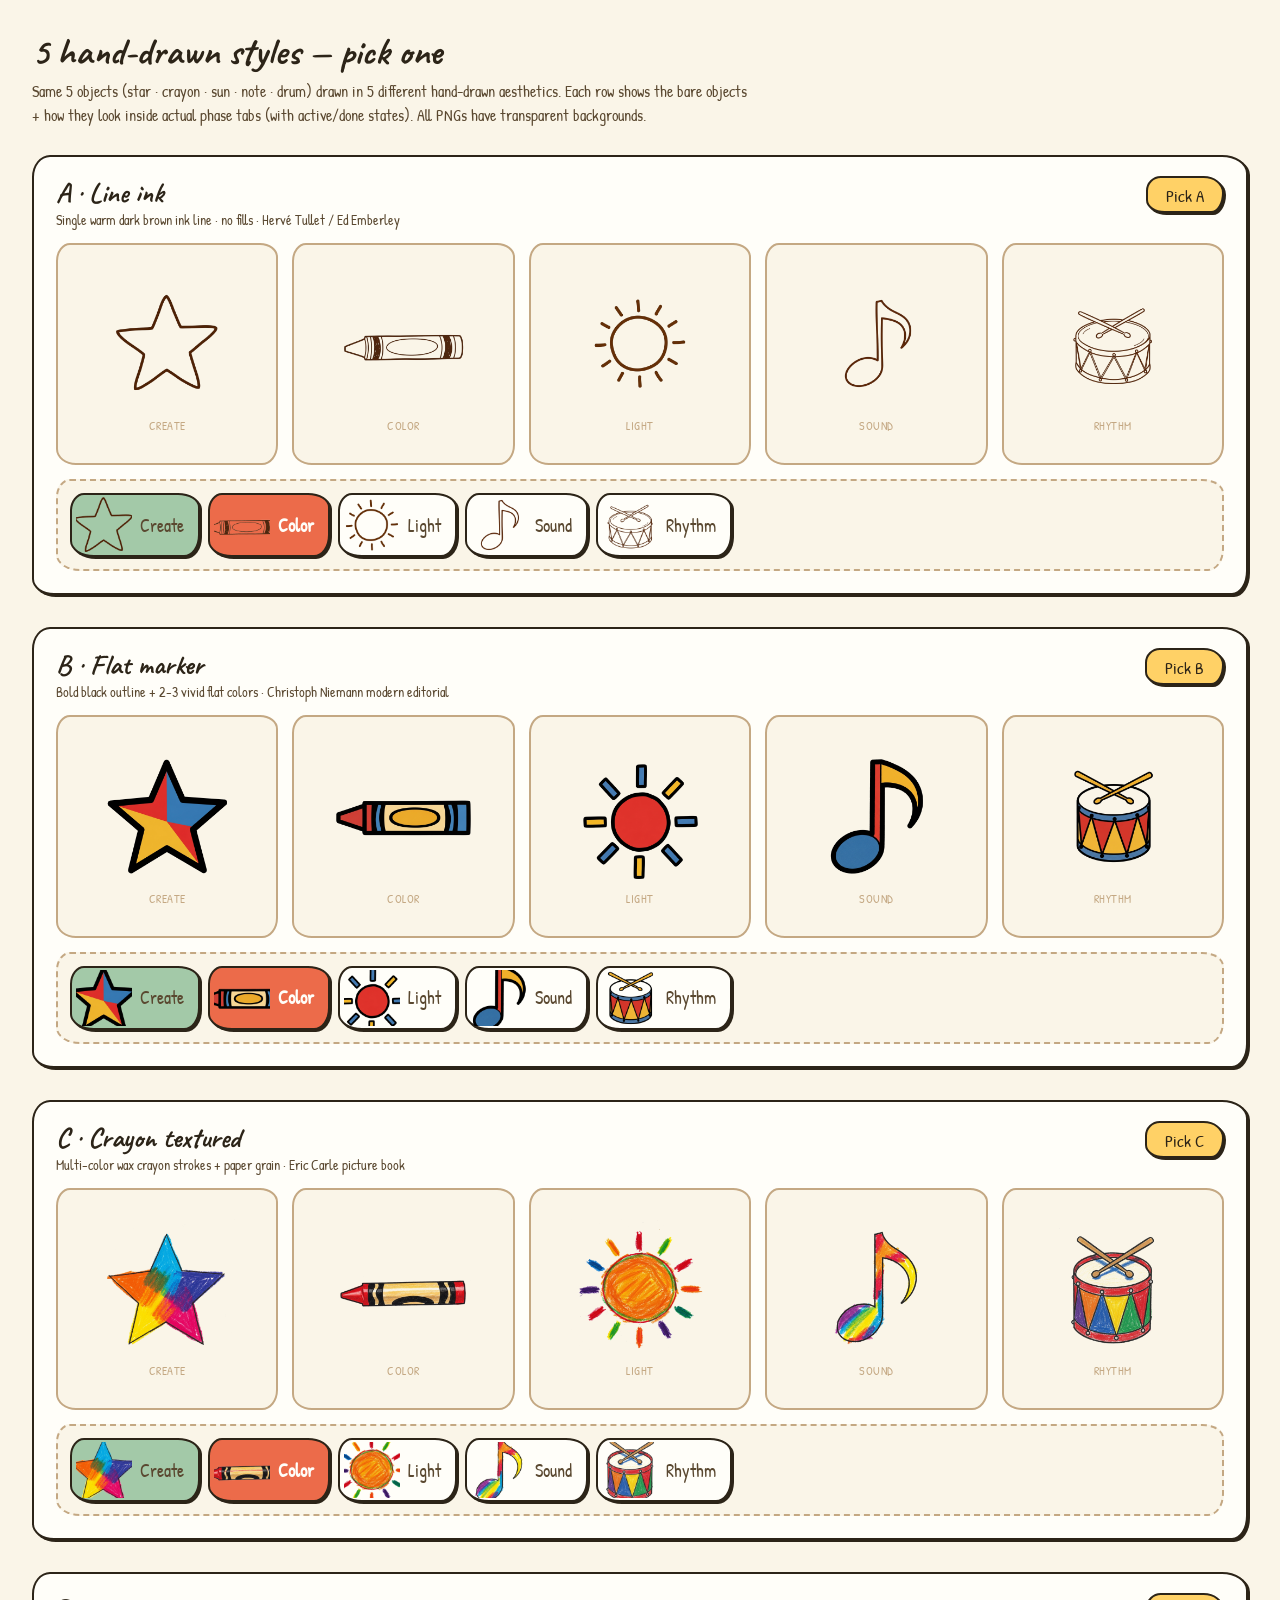
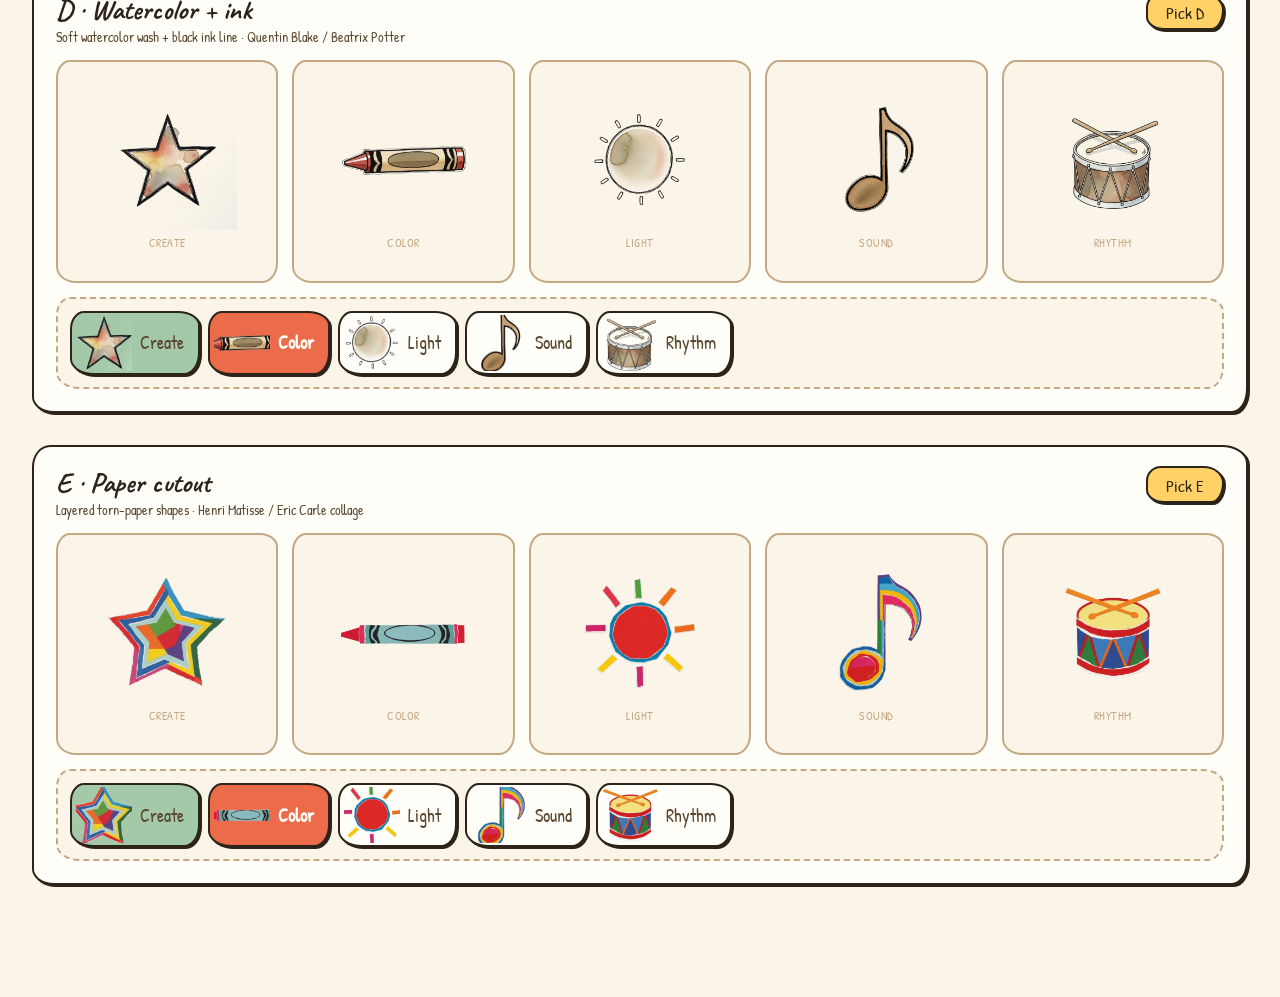
<file: style_comparison/mockup_5styles.html>
<!DOCTYPE html>
<html lang="en">
<head>
<meta charset="UTF-8">
<meta name="viewport" content="width=1280, initial-scale=1">
<title>SENSE — 5 Hand-drawn Style Comparison</title>
<link rel="preconnect" href="https://fonts.googleapis.com">
<link rel="preconnect" href="https://fonts.gstatic.com" crossorigin>
<link href="https://fonts.googleapis.com/css2?family=Caveat:wght@500;700&family=Patrick+Hand&display=swap" rel="stylesheet">
<style>
  :root {
    --hd-paper: #faf5e8;
    --hd-paper-card: #fffef9;
    --hd-ink: #2c2418;
    --hd-ink-muted: #5a4830;
    --hd-ink-faint: #c4a883;
    --hd-tomato: #ec6b4a;
    --hd-mango: #ffd166;
    --hd-sage: #a3c9a8;
    --hd-shadow: 3px 3px 0 var(--hd-ink);
    --hd-shadow-sm: 2px 2px 0 var(--hd-ink);
  }
  * { box-sizing: border-box; margin: 0; padding: 0; }
  html, body {
    background: var(--hd-paper);
    color: var(--hd-ink);
    font-family: "Patrick Hand", cursive;
    min-height: 100%;
  }
  body { padding: 28px 32px 80px; }

  h1 {
    font-family: "Caveat", cursive;
    font-size: 38px;
    font-weight: 700;
    margin-bottom: 4px;
  }
  .lede { font-size: 16px; color: var(--hd-ink-muted); margin-bottom: 28px; max-width: 720px; line-height: 1.5; }

  .row {
    margin-bottom: 32px;
    background: var(--hd-paper-card);
    border: 2.5px solid var(--hd-ink);
    border-radius: 18px 26px 16px 22px / 22px 18px 24px 16px;
    padding: 18px 22px 22px;
    box-shadow: var(--hd-shadow-sm);
  }
  .row-head {
    display: flex; align-items: baseline; justify-content: space-between;
    margin-bottom: 14px;
  }
  .row-title {
    font-family: "Caveat", cursive;
    font-size: 28px; font-weight: 700;
    color: var(--hd-ink);
  }
  .row-desc {
    font-size: 14px; color: var(--hd-ink-muted);
  }

  /* Naked objects grid */
  .grid {
    display: grid;
    grid-template-columns: repeat(5, 1fr);
    gap: 14px;
    margin-bottom: 14px;
  }
  .cell {
    aspect-ratio: 1 / 1;
    background: var(--hd-paper);
    border: 2px solid var(--hd-ink-faint);
    border-radius: 14px 18px 16px 20px / 18px 14px 20px 16px;
    display: flex;
    flex-direction: column;
    align-items: center;
    justify-content: center;
    gap: 4px;
    padding: 10px;
  }
  .cell img {
    width: 70%; height: 70%;
    object-fit: contain;
  }
  .cell-label {
    font-size: 12px; color: var(--hd-ink-faint);
    letter-spacing: 0.04em;
    text-transform: uppercase;
  }

  /* In-tab preview row */
  .tabs-preview {
    display: flex;
    gap: 8px;
    flex-wrap: wrap;
    padding: 12px;
    background: var(--hd-paper);
    border-radius: 14px 22px 16px 24px / 18px 14px 22px 16px;
    border: 2px dashed var(--hd-ink-faint);
  }
  .preview-tab {
    background: var(--hd-paper-card);
    border: 2.5px solid var(--hd-ink);
    border-radius: 14px 22px 16px 24px / 18px 14px 22px 16px;
    padding: 4px 14px 4px 4px;
    box-shadow: var(--hd-shadow-sm);
    display: flex;
    flex-direction: row;
    align-items: center;
    gap: 8px;
    height: 64px;
  }
  .preview-tab.active { background: var(--hd-tomato); }
  .preview-tab.done { background: var(--hd-sage); }
  .preview-tab .icon-wrap {
    width: 56px; height: 56px;
    overflow: hidden;
    flex-shrink: 0;
    display: flex; align-items: center; justify-content: center;
  }
  .preview-tab img {
    width: 76px; height: 76px;
    object-fit: contain;
    transform: scale(1.05);
  }
  .preview-tab .lbl {
    font-family: "Patrick Hand", cursive;
    font-size: 18px;
    color: var(--hd-ink-muted);
  }
  .preview-tab.active .lbl { color: var(--hd-paper-card); font-weight: bold; }

  /* selection state */
  .row.picked {
    background: linear-gradient(180deg, #fff8d6, var(--hd-paper-card));
    box-shadow: var(--hd-shadow);
  }
  .pick-btn {
    background: var(--hd-mango);
    border: 2.5px solid var(--hd-ink);
    border-radius: 16px 22px 14px 20px / 16px 18px 22px 14px;
    padding: 6px 18px 4px;
    font-family: "Patrick Hand", cursive;
    font-size: 17px;
    color: var(--hd-ink);
    cursor: pointer;
    box-shadow: var(--hd-shadow-sm);
  }
  .pick-btn.active { background: var(--hd-tomato); color: var(--hd-paper-card); }
</style>
</head>
<body>

<h1>5 hand-drawn styles — pick one</h1>
<p class="lede">Same 5 objects (star · crayon · sun · note · drum) drawn in 5 different hand-drawn aesthetics. Each row shows the bare objects + how they look inside actual phase tabs (with active/done states). All PNGs have transparent backgrounds.</p>

<!-- Row A: Line ink -->
<div class="row" data-style="A_lineink">
  <div class="row-head">
    <div>
      <div class="row-title">A · Line ink</div>
      <div class="row-desc">Single warm dark brown ink line · no fills · Hervé Tullet / Ed Emberley</div>
    </div>
    <button class="pick-btn">Pick A</button>
  </div>
  <div class="grid">
    <div class="cell"><img src="phase_5styles/A_lineink/star.png"><span class="cell-label">Create</span></div>
    <div class="cell"><img src="phase_5styles/A_lineink/crayon.png"><span class="cell-label">Color</span></div>
    <div class="cell"><img src="phase_5styles/A_lineink/sun.png"><span class="cell-label">Light</span></div>
    <div class="cell"><img src="phase_5styles/A_lineink/note.png"><span class="cell-label">Sound</span></div>
    <div class="cell"><img src="phase_5styles/A_lineink/drum.png"><span class="cell-label">Rhythm</span></div>
  </div>
  <div class="tabs-preview">
    <div class="preview-tab done"><div class="icon-wrap"><img src="phase_5styles/A_lineink/star.png"></div><span class="lbl">Create</span></div>
    <div class="preview-tab active"><div class="icon-wrap"><img src="phase_5styles/A_lineink/crayon.png"></div><span class="lbl">Color</span></div>
    <div class="preview-tab"><div class="icon-wrap"><img src="phase_5styles/A_lineink/sun.png"></div><span class="lbl">Light</span></div>
    <div class="preview-tab"><div class="icon-wrap"><img src="phase_5styles/A_lineink/note.png"></div><span class="lbl">Sound</span></div>
    <div class="preview-tab"><div class="icon-wrap"><img src="phase_5styles/A_lineink/drum.png"></div><span class="lbl">Rhythm</span></div>
  </div>
</div>

<!-- Row B: Flat marker -->
<div class="row" data-style="B_marker">
  <div class="row-head">
    <div>
      <div class="row-title">B · Flat marker</div>
      <div class="row-desc">Bold black outline + 2-3 vivid flat colors · Christoph Niemann modern editorial</div>
    </div>
    <button class="pick-btn">Pick B</button>
  </div>
  <div class="grid">
    <div class="cell"><img src="phase_5styles/B_marker/star.png"><span class="cell-label">Create</span></div>
    <div class="cell"><img src="phase_5styles/B_marker/crayon.png"><span class="cell-label">Color</span></div>
    <div class="cell"><img src="phase_5styles/B_marker/sun.png"><span class="cell-label">Light</span></div>
    <div class="cell"><img src="phase_5styles/B_marker/note.png"><span class="cell-label">Sound</span></div>
    <div class="cell"><img src="phase_5styles/B_marker/drum.png"><span class="cell-label">Rhythm</span></div>
  </div>
  <div class="tabs-preview">
    <div class="preview-tab done"><div class="icon-wrap"><img src="phase_5styles/B_marker/star.png"></div><span class="lbl">Create</span></div>
    <div class="preview-tab active"><div class="icon-wrap"><img src="phase_5styles/B_marker/crayon.png"></div><span class="lbl">Color</span></div>
    <div class="preview-tab"><div class="icon-wrap"><img src="phase_5styles/B_marker/sun.png"></div><span class="lbl">Light</span></div>
    <div class="preview-tab"><div class="icon-wrap"><img src="phase_5styles/B_marker/note.png"></div><span class="lbl">Sound</span></div>
    <div class="preview-tab"><div class="icon-wrap"><img src="phase_5styles/B_marker/drum.png"></div><span class="lbl">Rhythm</span></div>
  </div>
</div>

<!-- Row C: Crayon textured -->
<div class="row" data-style="C_crayon">
  <div class="row-head">
    <div>
      <div class="row-title">C · Crayon textured</div>
      <div class="row-desc">Multi-color wax crayon strokes + paper grain · Eric Carle picture book</div>
    </div>
    <button class="pick-btn">Pick C</button>
  </div>
  <div class="grid">
    <div class="cell"><img src="phase_5styles/C_crayon/star.png"><span class="cell-label">Create</span></div>
    <div class="cell"><img src="phase_5styles/C_crayon/crayon.png"><span class="cell-label">Color</span></div>
    <div class="cell"><img src="phase_5styles/C_crayon/sun.png"><span class="cell-label">Light</span></div>
    <div class="cell"><img src="phase_5styles/C_crayon/note.png"><span class="cell-label">Sound</span></div>
    <div class="cell"><img src="phase_5styles/C_crayon/drum.png"><span class="cell-label">Rhythm</span></div>
  </div>
  <div class="tabs-preview">
    <div class="preview-tab done"><div class="icon-wrap"><img src="phase_5styles/C_crayon/star.png"></div><span class="lbl">Create</span></div>
    <div class="preview-tab active"><div class="icon-wrap"><img src="phase_5styles/C_crayon/crayon.png"></div><span class="lbl">Color</span></div>
    <div class="preview-tab"><div class="icon-wrap"><img src="phase_5styles/C_crayon/sun.png"></div><span class="lbl">Light</span></div>
    <div class="preview-tab"><div class="icon-wrap"><img src="phase_5styles/C_crayon/note.png"></div><span class="lbl">Sound</span></div>
    <div class="preview-tab"><div class="icon-wrap"><img src="phase_5styles/C_crayon/drum.png"></div><span class="lbl">Rhythm</span></div>
  </div>
</div>

<!-- Row D: Watercolor + ink -->
<div class="row" data-style="D_watercolor">
  <div class="row-head">
    <div>
      <div class="row-title">D · Watercolor + ink</div>
      <div class="row-desc">Soft watercolor wash + black ink line · Quentin Blake / Beatrix Potter</div>
    </div>
    <button class="pick-btn">Pick D</button>
  </div>
  <div class="grid">
    <div class="cell"><img src="phase_5styles/D_watercolor/star.png"><span class="cell-label">Create</span></div>
    <div class="cell"><img src="phase_5styles/D_watercolor/crayon.png"><span class="cell-label">Color</span></div>
    <div class="cell"><img src="phase_5styles/D_watercolor/sun.png"><span class="cell-label">Light</span></div>
    <div class="cell"><img src="phase_5styles/D_watercolor/note.png"><span class="cell-label">Sound</span></div>
    <div class="cell"><img src="phase_5styles/D_watercolor/drum.png"><span class="cell-label">Rhythm</span></div>
  </div>
  <div class="tabs-preview">
    <div class="preview-tab done"><div class="icon-wrap"><img src="phase_5styles/D_watercolor/star.png"></div><span class="lbl">Create</span></div>
    <div class="preview-tab active"><div class="icon-wrap"><img src="phase_5styles/D_watercolor/crayon.png"></div><span class="lbl">Color</span></div>
    <div class="preview-tab"><div class="icon-wrap"><img src="phase_5styles/D_watercolor/sun.png"></div><span class="lbl">Light</span></div>
    <div class="preview-tab"><div class="icon-wrap"><img src="phase_5styles/D_watercolor/note.png"></div><span class="lbl">Sound</span></div>
    <div class="preview-tab"><div class="icon-wrap"><img src="phase_5styles/D_watercolor/drum.png"></div><span class="lbl">Rhythm</span></div>
  </div>
</div>

<!-- Row E: Cutout collage -->
<div class="row" data-style="E_cutout">
  <div class="row-head">
    <div>
      <div class="row-title">E · Paper cutout</div>
      <div class="row-desc">Layered torn-paper shapes · Henri Matisse / Eric Carle collage</div>
    </div>
    <button class="pick-btn">Pick E</button>
  </div>
  <div class="grid">
    <div class="cell"><img src="phase_5styles/E_cutout/star.png"><span class="cell-label">Create</span></div>
    <div class="cell"><img src="phase_5styles/E_cutout/crayon.png"><span class="cell-label">Color</span></div>
    <div class="cell"><img src="phase_5styles/E_cutout/sun.png"><span class="cell-label">Light</span></div>
    <div class="cell"><img src="phase_5styles/E_cutout/note.png"><span class="cell-label">Sound</span></div>
    <div class="cell"><img src="phase_5styles/E_cutout/drum.png"><span class="cell-label">Rhythm</span></div>
  </div>
  <div class="tabs-preview">
    <div class="preview-tab done"><div class="icon-wrap"><img src="phase_5styles/E_cutout/star.png"></div><span class="lbl">Create</span></div>
    <div class="preview-tab active"><div class="icon-wrap"><img src="phase_5styles/E_cutout/crayon.png"></div><span class="lbl">Color</span></div>
    <div class="preview-tab"><div class="icon-wrap"><img src="phase_5styles/E_cutout/sun.png"></div><span class="lbl">Light</span></div>
    <div class="preview-tab"><div class="icon-wrap"><img src="phase_5styles/E_cutout/note.png"></div><span class="lbl">Sound</span></div>
    <div class="preview-tab"><div class="icon-wrap"><img src="phase_5styles/E_cutout/drum.png"></div><span class="lbl">Rhythm</span></div>
  </div>
</div>

<script>
  document.querySelectorAll(".pick-btn").forEach(btn => {
    btn.addEventListener("click", () => {
      document.querySelectorAll(".row").forEach(r => r.classList.remove("picked"));
      document.querySelectorAll(".pick-btn").forEach(b => b.classList.remove("active"));
      btn.closest(".row").classList.add("picked");
      btn.classList.add("active");
    });
  });
</script>

</body>
</html>
</file>
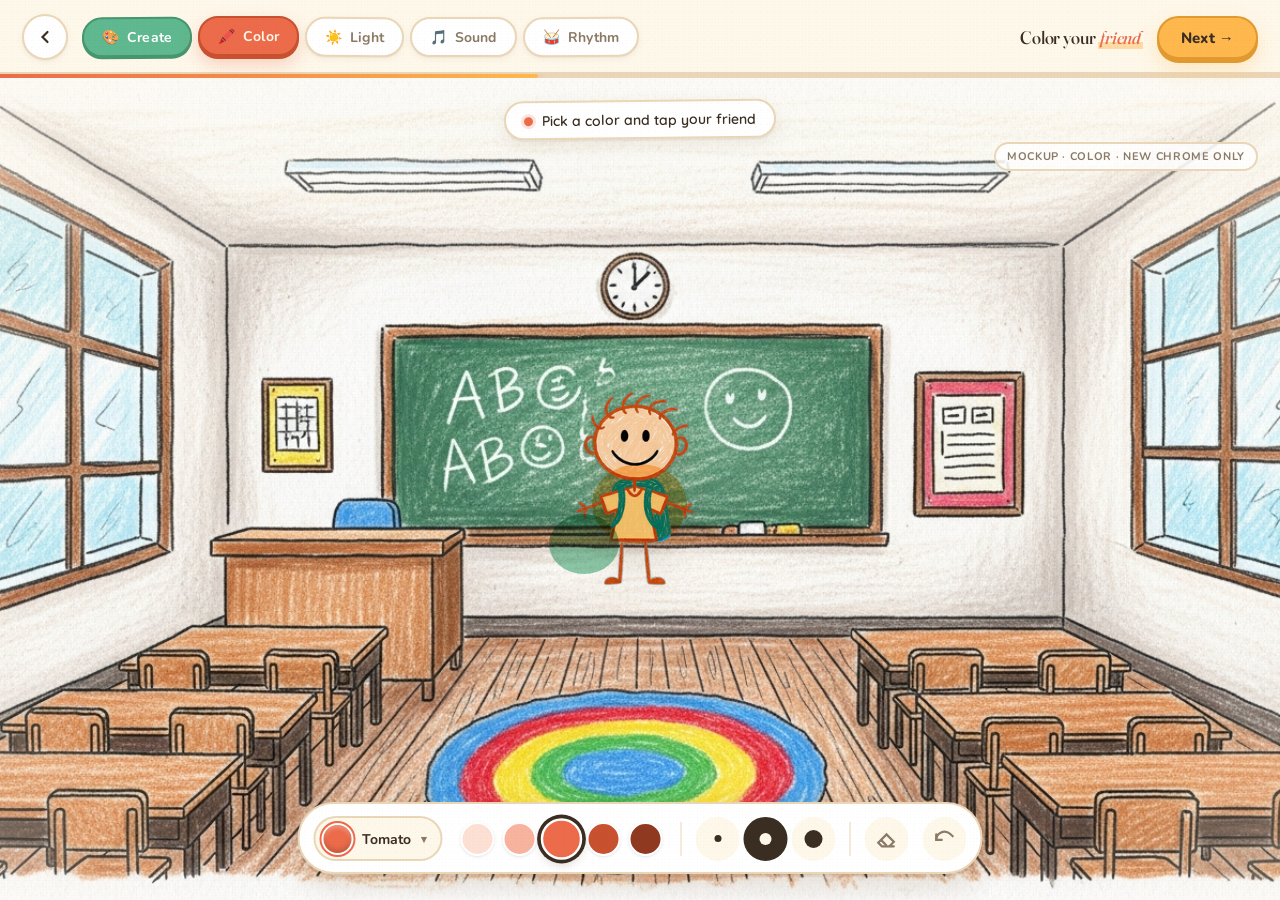
<file: style_comparison/mockup_chrome.html>
<!DOCTYPE html>
<html lang="en">
<head>
<meta charset="UTF-8">
<meta name="viewport" content="width=1280, initial-scale=1">
<title>SENSE — New Chrome Mockup (crayon scene preserved)</title>
<link rel="preconnect" href="https://fonts.googleapis.com">
<link rel="preconnect" href="https://fonts.gstatic.com" crossorigin>
<link href="https://fonts.googleapis.com/css2?family=Fraunces:opsz,wght@9..144,500;9..144,600;9..144,700&family=Nunito:wght@500;600;700;800&family=Quicksand:wght@500;600;700&display=swap" rel="stylesheet">
<style>
  :root {
    /* paper / ink — warm-toned, never pure white/black */
    --paper:        #fef8eb;
    --paper-soft:   #fdf3df;
    --paper-card:   #ffffff;
    --ink:          #3a2e22;
    --ink-muted:    #8a7a66;
    --ink-faint:    #c9b89c;
    --border-soft:  #ead7b8;
    --border-strong:#d6bf95;

    /* accents — warm energetic, used SPARINGLY */
    --tomato:       #ec6b4a;
    --tomato-shade: #c8512f;
    --mango:        #ffb84d;
    --mango-shade:  #e09a2f;
    --sage:         #5fb88f;
    --sage-shade:   #46966f;
    --denim:        #7ba9c7;
    --rose:         #e98aa8;

    /* shape */
    --r-sm: 12px;
    --r-md: 16px;
    --r-lg: 22px;
    --r-pill: 999px;

    /* shadows — warm-tinted, layered, paper-feel */
    --sh-rest:  0 1px 0 rgba(58,46,34,0.04), 0 2px 6px rgba(120,80,40,0.07);
    --sh-soft:  0 2px 0 rgba(58,46,34,0.05), 0 6px 18px rgba(120,80,40,0.10);
    --sh-float: 0 3px 0 rgba(58,46,34,0.06), 0 12px 28px rgba(120,80,40,0.16);

    /* motion */
    --ease-spring: cubic-bezier(0.34, 1.56, 0.64, 1);
    --ease-soft:   cubic-bezier(0.22, 1, 0.36, 1);
  }

  * { box-sizing: border-box; margin: 0; padding: 0; }
  html, body {
    height: 100%;
    background: var(--paper);
    color: var(--ink);
    font-family: "Nunito", -apple-system, system-ui, sans-serif;
    -webkit-font-smoothing: antialiased;
    overflow: hidden;
  }
  /* subtle paper grain on body */
  body::before {
    content: "";
    position: fixed; inset: 0;
    pointer-events: none;
    background-image:
      radial-gradient(rgba(120,80,40,0.025) 1px, transparent 1px),
      radial-gradient(rgba(120,80,40,0.018) 1px, transparent 1px);
    background-size: 3px 3px, 7px 7px;
    background-position: 0 0, 1px 2px;
    mix-blend-mode: multiply;
    z-index: 1000;
  }

  .stage { display: flex; flex-direction: column; height: 100vh; position: relative; }

  /* ============== TOP BAR ============== */
  .topbar {
    display: flex;
    align-items: center;
    gap: 14px;
    padding: 14px 22px 12px;
    background: var(--paper);
    border-bottom: 2px solid var(--border-soft);
    z-index: 10;
    position: relative;
  }

  .btn-icon {
    width: 46px; height: 46px;
    border-radius: var(--r-pill);
    background: var(--paper-card);
    border: 2px solid var(--border-soft);
    color: var(--ink);
    display: flex; align-items: center; justify-content: center;
    cursor: pointer;
    box-shadow: var(--sh-rest);
    transition: transform 220ms var(--ease-spring), box-shadow 180ms, border-color 180ms;
  }
  .btn-icon:hover { transform: translateY(-1px); border-color: var(--border-strong); box-shadow: var(--sh-soft); }
  .btn-icon:active { transform: translateY(1px) scale(0.97); box-shadow: var(--sh-rest); }
  .btn-icon svg { stroke-width: 2.6; }

  .phase-tabs {
    display: flex; gap: 6px;
    align-items: center;
  }
  .phase-tab {
    background: var(--paper-card);
    border: 2px solid var(--border-soft);
    border-radius: var(--r-pill);
    padding: 9px 18px 8px;
    font-family: "Nunito", sans-serif;
    font-size: 14px;
    font-weight: 700;
    color: var(--ink-muted);
    display: flex;
    align-items: center;
    gap: 8px;
    cursor: pointer;
    box-shadow: var(--sh-rest);
    transition: all 220ms var(--ease-soft);
    letter-spacing: 0.01em;
  }
  /* numbered chip on each tab — small typographic mark, no icons */
  .phase-tab .num {
    display: inline-flex;
    align-items: center;
    justify-content: center;
    width: 20px; height: 20px;
    border-radius: 50%;
    background: var(--paper);
    border: 1.5px solid var(--border-soft);
    color: var(--ink-faint);
    font-family: "Fraunces", serif;
    font-size: 11px;
    font-weight: 700;
    font-variation-settings: "opsz" 96;
  }
  .phase-tab.active .num {
    background: rgba(255,255,255,0.20);
    border-color: rgba(255,255,255,0.35);
    color: #fff7e8;
  }
  .phase-tab.done .num {
    background: rgba(255,255,255,0.22);
    border-color: rgba(255,255,255,0.35);
    color: #fff;
  }
  .phase-tab:hover {
    transform: translateY(-1px);
    color: var(--ink);
    border-color: var(--border-strong);
  }
  /* slight playful tilt to feel hand-placed */
  .phase-tab:nth-child(1) { transform: rotate(-0.6deg); }
  .phase-tab:nth-child(3) { transform: rotate(0.5deg); }
  .phase-tab:nth-child(5) { transform: rotate(-0.4deg); }
  .phase-tab.active {
    background: var(--tomato);
    color: #fff7e8;
    border-color: var(--tomato-shade);
    box-shadow: 0 3px 0 var(--tomato-shade), 0 8px 18px rgba(236,107,74,0.30);
    transform: translateY(-1px) rotate(0deg) !important;
  }
  .phase-tab.done {
    background: var(--sage);
    color: #fff;
    border-color: var(--sage-shade);
    box-shadow: 0 2px 0 var(--sage-shade);
  }

  .instruction {
    margin-left: auto;
    font-family: "Fraunces", serif;
    font-size: 18px;
    font-weight: 500;
    font-variation-settings: "opsz" 96;
    color: var(--ink);
    letter-spacing: -0.01em;
  }
  .instruction em {
    font-style: italic;
    color: var(--tomato);
    background: linear-gradient(transparent 70%, rgba(255,184,77,0.45) 70%);
    padding: 0 2px;
  }

  .btn-next {
    background: var(--mango);
    color: var(--ink);
    border: 2px solid var(--mango-shade);
    padding: 10px 22px 9px;
    border-radius: var(--r-pill);
    font-family: "Nunito", sans-serif;
    font-size: 15px;
    font-weight: 800;
    cursor: pointer;
    box-shadow: 0 4px 0 var(--mango-shade), 0 10px 22px rgba(255,184,77,0.30);
    transition: transform 220ms var(--ease-spring), box-shadow 180ms;
    letter-spacing: 0.01em;
  }
  .btn-next:hover { transform: translateY(-2px); box-shadow: 0 6px 0 var(--mango-shade), 0 14px 30px rgba(255,184,77,0.40); }
  .btn-next:active { transform: translateY(2px); box-shadow: 0 2px 0 var(--mango-shade); }

  /* ============== TIMER ============== */
  .timer {
    height: 4px;
    background: var(--border-soft);
    flex-shrink: 0;
  }
  .timer-fill {
    height: 100%;
    width: 42%;
    background: linear-gradient(90deg, var(--tomato), var(--mango));
    border-radius: 0 var(--r-pill) var(--r-pill) 0;
    box-shadow: 0 0 8px rgba(236,107,74,0.5);
    transition: width 600ms var(--ease-soft);
  }

  /* ============== CANVAS ============== */
  .canvas-wrap {
    flex: 1;
    position: relative;
    overflow: hidden;
    background: var(--paper-soft);
  }
  .scene-bg {
    position: absolute; inset: 0;
    background-image: url("../assets/school_bg.png");
    background-size: cover;
    background-position: center 35%;
    /* keep crayon vivid — no desaturation */
  }
  .scene-vignette {
    position: absolute; inset: 0;
    background:
      radial-gradient(ellipse 80% 70% at center 60%, transparent 60%, rgba(254,248,235,0.45) 100%);
    pointer-events: none;
  }

  /* hint pill */
  .hint {
    position: absolute;
    top: 22px; left: 50%;
    transform: translateX(-50%) rotate(-0.6deg);
    background: var(--paper-card);
    border: 2px solid var(--border-soft);
    padding: 9px 18px 8px;
    border-radius: var(--r-pill);
    font-family: "Quicksand", sans-serif;
    font-size: 14px;
    font-weight: 600;
    color: var(--ink);
    box-shadow: var(--sh-soft);
    display: flex; align-items: center; gap: 9px;
  }
  .hint .pulse {
    width: 9px; height: 9px;
    background: var(--tomato);
    border-radius: 50%;
    box-shadow: 0 0 0 3px rgba(236,107,74,0.18);
    animation: pulseDot 1.4s var(--ease-soft) infinite;
  }
  @keyframes pulseDot {
    0%, 100% { transform: scale(1); }
    50% { transform: scale(1.3); box-shadow: 0 0 0 6px rgba(236,107,74,0.10); }
  }

  /* avatar in scene */
  .avatar-stage {
    position: absolute;
    inset: 0;
    display: flex;
    align-items: center;
    justify-content: center;
  }
  .avatar-stage > div { position: relative; }
  .avatar-img {
    width: 240px;
    filter: drop-shadow(0 10px 18px rgba(80,50,20,0.18));
    animation: breathe 4.2s var(--ease-soft) infinite;
  }
  @keyframes breathe {
    0%, 100% { transform: translateY(0) scale(1) rotate(-0.4deg); }
    50% { transform: translateY(-3px) scale(1.012) rotate(-0.4deg); }
  }

  /* ============== COLOR TOOLBAR ============== */
  .toolbar {
    position: absolute;
    left: 50%; bottom: 26px;
    transform: translateX(-50%);
    background: var(--paper-card);
    border: 2px solid var(--border-soft);
    border-radius: var(--r-pill);
    padding: 12px 14px 11px;
    display: flex;
    align-items: center;
    gap: 14px;
    box-shadow: var(--sh-float);
  }

  /* hue pill — primary affordance */
  .hue-pill {
    display: flex; align-items: center; gap: 10px;
    background: var(--paper);
    border: 2px solid var(--border-soft);
    border-radius: var(--r-pill);
    padding: 7px 14px 6px 8px;
    cursor: pointer;
    font-family: "Nunito", sans-serif;
    font-size: 14px;
    font-weight: 700;
    color: var(--ink);
    transition: border-color 180ms;
  }
  .hue-pill:hover { border-color: var(--border-strong); }
  .hue-dot {
    width: 28px; height: 28px;
    border-radius: 50%;
    background: var(--tomato);
    box-shadow:
      inset 0 -3px 5px rgba(0,0,0,0.18),
      inset 0 3px 4px rgba(255,255,255,0.28),
      0 0 0 2px var(--paper-card),
      0 0 0 4px var(--tomato);
  }
  .hue-pill .chev {
    color: var(--ink-muted);
    font-size: 11px;
    font-weight: 700;
  }

  .sat-row { display: flex; gap: 8px; padding: 0 4px; }
  .sat-chip {
    width: 34px; height: 34px;
    border-radius: 50%;
    border: 2px solid #fff;
    box-shadow: 0 1px 3px rgba(0,0,0,0.10);
    cursor: pointer;
    transition: transform 220ms var(--ease-spring);
  }
  .sat-chip:hover { transform: scale(1.15); }
  .sat-chip.selected {
    transform: scale(1.22);
    box-shadow: 0 0 0 3px var(--ink), 0 4px 8px rgba(80,50,20,0.20);
  }

  .divider { width: 1px; height: 34px; background: var(--border-soft); }

  .brush-row { display: flex; gap: 4px; }
  .brush-btn {
    width: 44px; height: 44px;
    border-radius: var(--r-pill);
    border: 2px solid transparent;
    background: var(--paper);
    cursor: pointer;
    display: flex; align-items: center; justify-content: center;
    transition: all 200ms;
  }
  .brush-btn:hover { border-color: var(--border-soft); }
  .brush-btn.selected {
    background: var(--ink);
    border-color: var(--ink);
  }
  .brush-btn .dot { background: var(--ink); border-radius: 50%; }
  .brush-btn.selected .dot { background: var(--paper); }
  .brush-btn .dot.s { width: 7px;  height: 7px; }
  .brush-btn .dot.m { width: 12px; height: 12px; }
  .brush-btn .dot.l { width: 18px; height: 18px; }

  .tool-btn {
    width: 44px; height: 44px;
    border-radius: var(--r-pill);
    border: 2px solid transparent;
    background: var(--paper);
    color: var(--ink-muted);
    cursor: pointer;
    display: flex; align-items: center; justify-content: center;
    transition: all 200ms;
  }
  .tool-btn:hover { color: var(--ink); border-color: var(--border-soft); }
  .tool-btn svg { stroke-width: 2.4; }

  /* fake stroke decoration on avatar — subtle, suggesting paint started */
  .stroke {
    position: absolute;
    pointer-events: none;
    border-radius: 50%;
    filter: blur(0.6px);
    mix-blend-mode: multiply;
    opacity: 0.7;
  }

  /* watermark */
  .wm {
    position: absolute; top: 64px; right: 22px;
    font-family: "Nunito", sans-serif;
    font-size: 11px;
    font-weight: 700;
    color: var(--ink-muted);
    letter-spacing: 0.06em;
    text-transform: uppercase;
    background: rgba(255,255,255,0.85);
    padding: 5px 11px;
    border-radius: var(--r-pill);
    border: 2px solid var(--border-soft);
    z-index: 99;
  }
</style>
</head>
<body>

<div class="stage">

  <!-- TOP BAR -->
  <div class="topbar">
    <button class="btn-icon" title="Back">
      <svg width="20" height="20" viewBox="0 0 24 24" fill="none" stroke="currentColor" stroke-linecap="round"><path d="M15 18l-6-6 6-6"/></svg>
    </button>

    <div class="phase-tabs">
      <button class="phase-tab done"><span class="ico">🎨</span>Create</button>
      <button class="phase-tab active"><span class="ico">🖍️</span>Color</button>
      <button class="phase-tab"><span class="ico">☀️</span>Light</button>
      <button class="phase-tab"><span class="ico">🎵</span>Sound</button>
      <button class="phase-tab"><span class="ico">🥁</span>Rhythm</button>
    </div>

    <div class="instruction">Color your <em>friend</em></div>

    <button class="btn-next">Next →</button>
  </div>

  <!-- TIMER -->
  <div class="timer"><div class="timer-fill"></div></div>

  <!-- CANVAS -->
  <div class="canvas-wrap">
    <div class="scene-bg"></div>
    <div class="scene-vignette"></div>

    <span class="wm">Mockup · Color · new chrome only</span>

    <div class="hint">
      <span class="pulse"></span>
      Pick a color and tap your friend
    </div>

    <div class="avatar-stage">
      <div>
        <img class="avatar-img" src="../assets/school_classmate1.png" alt="">
        <span class="stroke" style="left: 30%; top: 40%; width: 95px; height: 80px; background: #ffb84d;"></span>
        <span class="stroke" style="left: 12%; top: 60%; width: 70px; height: 60px; background: #5fb88f;"></span>
      </div>
    </div>

    <!-- COLOR TOOLBAR -->
    <div class="toolbar">
      <div class="hue-pill">
        <span class="hue-dot"></span>
        <span>Tomato</span>
        <span class="chev">▾</span>
      </div>

      <div class="sat-row">
        <span class="sat-chip" style="background:#fde0d4"></span>
        <span class="sat-chip" style="background:#f7b39d"></span>
        <span class="sat-chip selected" style="background:#ec6b4a"></span>
        <span class="sat-chip" style="background:#c8512f"></span>
        <span class="sat-chip" style="background:#8f3920"></span>
      </div>

      <span class="divider"></span>

      <div class="brush-row">
        <button class="brush-btn"><span class="dot s"></span></button>
        <button class="brush-btn selected"><span class="dot m"></span></button>
        <button class="brush-btn"><span class="dot l"></span></button>
      </div>

      <span class="divider"></span>

      <button class="tool-btn" title="Eraser">
        <svg width="22" height="22" viewBox="0 0 24 24" fill="none" stroke="currentColor" stroke-linecap="round"><path d="M20 20H7L3 16l9-9 8 8-4 4"/><path d="M6.5 13.5l5 5"/></svg>
      </button>
      <button class="tool-btn" title="Undo">
        <svg width="22" height="22" viewBox="0 0 24 24" fill="none" stroke="currentColor" stroke-linecap="round"><path d="M3 7v6h6"/><path d="M3 13a9 9 0 0 1 15-6.7L21 9"/></svg>
      </button>
    </div>

  </div>
</div>
</body>
</html>
</file>
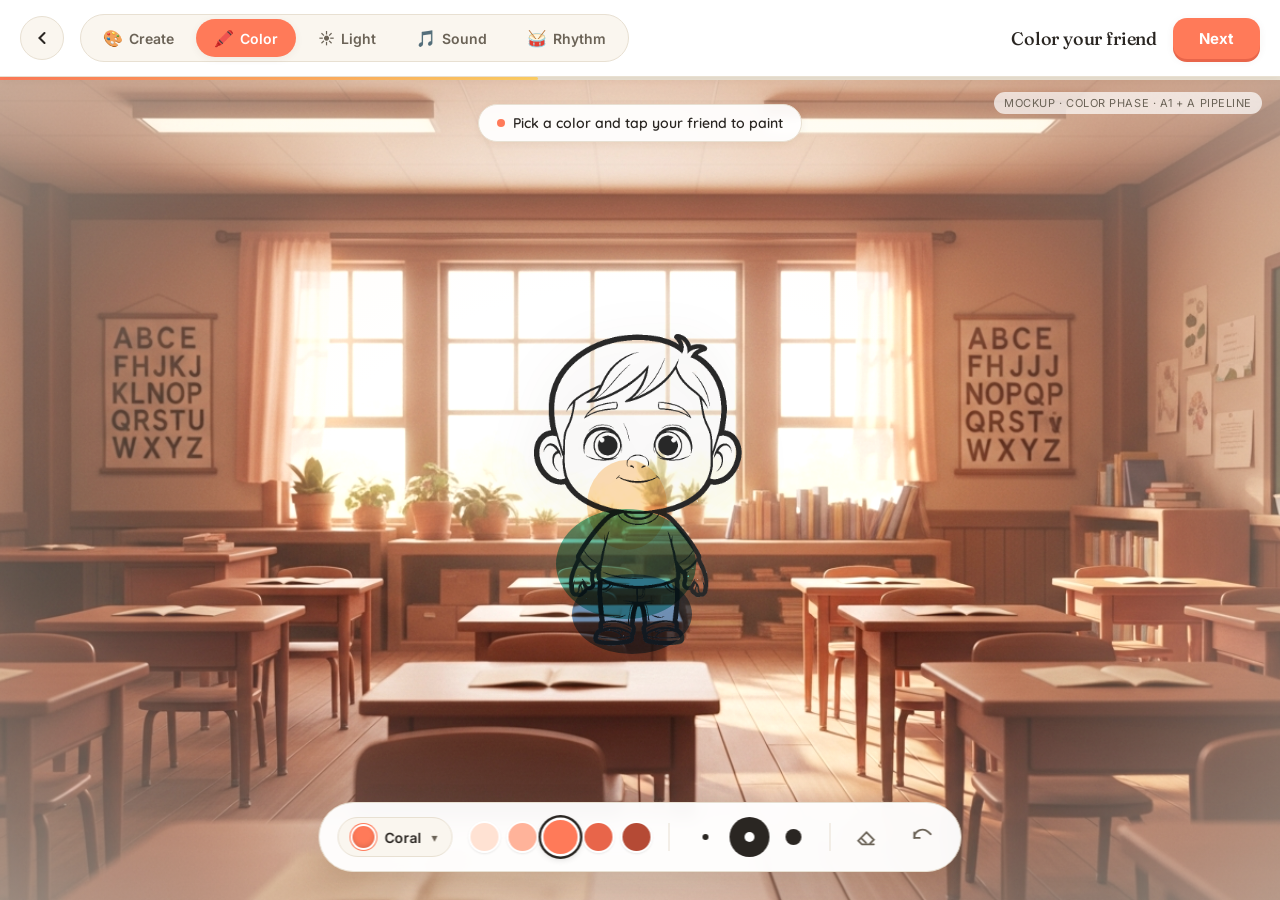
<file: style_comparison/mockup_color.html>
<!DOCTYPE html>
<html lang="en">
<head>
<meta charset="UTF-8">
<meta name="viewport" content="width=1280, initial-scale=1">
<title>SENSE Color Phase — Style Mockup</title>
<link rel="preconnect" href="https://fonts.googleapis.com">
<link rel="preconnect" href="https://fonts.gstatic.com" crossorigin>
<link href="https://fonts.googleapis.com/css2?family=Fraunces:opsz,wght@9..144,500;9..144,700&family=Inter:wght@400;500;600;700&family=Quicksand:wght@500;600;700&display=swap" rel="stylesheet">
<style>
  :root {
    --bg-cream: #faf6ef;
    --bg-warm: #fff4e3;
    --ink-primary: #2a2622;
    --ink-muted: #6b6357;
    --accent-coral: #ff7a59;
    --accent-coral-dark: #e8654a;
    --accent-butter: #ffd166;
    --accent-teal: #4cb8a8;
    --accent-rose: #ec6b8e;
    --accent-violet: #9b7bd8;
    --surface-card: #ffffff;
    --surface-border: #e8e0d2;
    --radius-card: 20px;
    --radius-button: 14px;
    --radius-pill: 999px;
    --shadow-rest: 0 2px 8px rgba(80, 50, 20, 0.06);
    --shadow-hover: 0 8px 24px rgba(80, 50, 20, 0.12);
    --shadow-press: 0 1px 3px rgba(80, 50, 20, 0.08);
    --shadow-floating: 0 12px 32px rgba(80, 50, 20, 0.16);
    --ease-spring: cubic-bezier(0.34, 1.56, 0.64, 1);
    --ease-soft: cubic-bezier(0.22, 1, 0.36, 1);
    --font-display: "Fraunces", Georgia, serif;
    --font-ui: "Inter", -apple-system, system-ui, sans-serif;
    --font-kid: "Quicksand", system-ui, sans-serif;
  }
  * { box-sizing: border-box; margin: 0; padding: 0; }
  html, body {
    height: 100%;
    background: var(--bg-cream);
    color: var(--ink-primary);
    font-family: var(--font-ui);
    -webkit-font-smoothing: antialiased;
    overflow: hidden;
  }
  .stage {
    position: relative;
    width: 100vw;
    height: 100vh;
    display: flex;
    flex-direction: column;
  }

  /* ======= TOP BAR ======= */
  .topbar {
    display: flex;
    align-items: center;
    gap: 16px;
    padding: 14px 20px;
    background: var(--surface-card);
    border-bottom: 1px solid var(--surface-border);
    box-shadow: var(--shadow-rest);
    z-index: 10;
  }
  .btn-back {
    width: 44px;
    height: 44px;
    border-radius: var(--radius-pill);
    background: var(--bg-cream);
    border: 1px solid var(--surface-border);
    cursor: pointer;
    display: flex;
    align-items: center;
    justify-content: center;
    color: var(--ink-primary);
    transition: transform var(--ease-spring) 220ms, box-shadow 180ms;
  }
  .btn-back:hover { transform: scale(1.06); box-shadow: var(--shadow-rest); }
  .btn-back:active { transform: scale(0.94); }

  .phase-tabs {
    display: flex;
    gap: 4px;
    background: var(--bg-cream);
    border-radius: var(--radius-pill);
    padding: 4px;
    border: 1px solid var(--surface-border);
  }
  .phase-tab {
    background: transparent;
    border: 0;
    padding: 9px 18px;
    border-radius: var(--radius-pill);
    font-family: var(--font-ui);
    font-size: 14px;
    font-weight: 600;
    color: var(--ink-muted);
    cursor: pointer;
    display: flex;
    align-items: center;
    gap: 6px;
    transition: all 220ms var(--ease-soft);
  }
  .phase-tab .ico { font-size: 16px; }
  .phase-tab:hover { color: var(--ink-primary); }
  .phase-tab.active {
    background: var(--ink-primary);
    color: #fff7ec;
    box-shadow: var(--shadow-rest);
  }
  .phase-tab.active.color-active {
    background: var(--accent-coral);
    color: #fff;
  }

  .instruction {
    font-family: var(--font-display);
    font-size: 18px;
    font-weight: 500;
    color: var(--ink-primary);
    margin-left: auto;
    letter-spacing: -0.01em;
  }
  .btn-next {
    background: var(--accent-coral);
    color: white;
    border: 0;
    padding: 11px 26px;
    border-radius: var(--radius-button);
    font-family: var(--font-ui);
    font-size: 15px;
    font-weight: 700;
    cursor: pointer;
    box-shadow: 0 3px 0 var(--accent-coral-dark), var(--shadow-rest);
    transition: transform 220ms var(--ease-spring), box-shadow 180ms;
  }
  .btn-next:hover { transform: translateY(-1px); box-shadow: 0 4px 0 var(--accent-coral-dark), var(--shadow-hover); }
  .btn-next:active { transform: translateY(2px); box-shadow: 0 1px 0 var(--accent-coral-dark); }

  /* ======= STAGE TIMER ======= */
  .stage-timer {
    height: 3px;
    background: var(--surface-border);
  }
  .stage-timer-fill {
    height: 100%;
    width: 42%;
    background: linear-gradient(90deg, var(--accent-coral), var(--accent-butter));
    border-radius: 0 var(--radius-pill) var(--radius-pill) 0;
    transition: width 600ms var(--ease-soft);
  }

  /* ======= CANVAS AREA ======= */
  .canvas-wrap {
    position: relative;
    flex: 1;
    overflow: hidden;
    background: var(--bg-warm);
  }
  .scene-bg {
    position: absolute;
    inset: 0;
    background-image: url("scene_classroom.png");
    background-size: cover;
    background-position: center;
    /* desaturate slightly so the lineart avatar pops, but keep the world feeling alive */
    filter: saturate(0.85) brightness(1.04);
  }
  .scene-vignette {
    position: absolute;
    inset: 0;
    background:
      radial-gradient(ellipse at center, transparent 35%, rgba(255, 244, 227, 0.55) 100%);
    pointer-events: none;
  }

  .avatar-stage {
    position: absolute;
    inset: 0;
    display: flex;
    align-items: center;
    justify-content: center;
    pointer-events: none;
  }
  .avatar-lineart {
    width: 380px;
    height: 380px;
    object-fit: contain;
    filter: drop-shadow(0 12px 24px rgba(80,50,20,0.18));
    animation: breathe 4.2s var(--ease-soft) infinite;
  }
  @keyframes breathe {
    0%, 100% { transform: translateY(0) scale(1); }
    50% { transform: translateY(-4px) scale(1.012); }
  }

  .floating-hint {
    position: absolute;
    top: 24px;
    left: 50%;
    transform: translateX(-50%);
    background: rgba(255,255,255,0.92);
    backdrop-filter: blur(6px);
    border: 1px solid var(--surface-border);
    padding: 9px 18px;
    border-radius: var(--radius-pill);
    font-family: var(--font-kid);
    font-size: 14px;
    font-weight: 600;
    color: var(--ink-primary);
    box-shadow: var(--shadow-rest);
    display: flex;
    align-items: center;
    gap: 8px;
  }
  .floating-hint .pulse {
    width: 8px;
    height: 8px;
    background: var(--accent-coral);
    border-radius: 50%;
    animation: pulseDot 1.4s var(--ease-soft) infinite;
  }
  @keyframes pulseDot {
    0%, 100% { transform: scale(1); opacity: 1; }
    50% { transform: scale(1.6); opacity: 0.4; }
  }

  /* ======= COLOR TOOLBAR (BOTTOM) ======= */
  .color-toolbar {
    position: absolute;
    left: 50%;
    bottom: 28px;
    transform: translateX(-50%);
    display: flex;
    align-items: center;
    gap: 16px;
    background: rgba(255,255,255,0.96);
    backdrop-filter: blur(8px);
    padding: 14px 18px;
    border-radius: var(--radius-pill);
    box-shadow: var(--shadow-floating);
    border: 1px solid var(--surface-border);
  }
  .hue-pill {
    display: flex;
    align-items: center;
    gap: 10px;
    background: var(--bg-cream);
    border-radius: var(--radius-pill);
    padding: 8px 14px;
    cursor: pointer;
    border: 1px solid var(--surface-border);
    font-family: var(--font-ui);
    font-size: 14px;
    font-weight: 600;
  }
  .hue-dot {
    width: 22px; height: 22px;
    border-radius: 50%;
    background: var(--accent-coral);
    box-shadow: inset 0 -2px 4px rgba(0,0,0,0.12), 0 0 0 2px white, 0 0 0 3px var(--accent-coral);
  }
  .sat-row {
    display: flex;
    gap: 6px;
  }
  .sat-chip {
    width: 32px; height: 32px;
    border-radius: 50%;
    cursor: pointer;
    transition: transform 220ms var(--ease-spring);
    border: 2px solid white;
    box-shadow: 0 1px 2px rgba(0,0,0,0.08);
  }
  .sat-chip:hover { transform: scale(1.15); }
  .sat-chip.selected {
    transform: scale(1.22);
    box-shadow: 0 0 0 2px var(--ink-primary), 0 2px 6px rgba(0,0,0,0.16);
  }

  .divider {
    width: 1px;
    height: 28px;
    background: var(--surface-border);
  }

  .brush-row { display: flex; gap: 4px; }
  .brush-btn {
    width: 40px; height: 40px;
    border-radius: var(--radius-pill);
    border: 0;
    background: transparent;
    cursor: pointer;
    display: flex;
    align-items: center;
    justify-content: center;
    transition: background 200ms;
  }
  .brush-btn:hover { background: var(--bg-cream); }
  .brush-btn.selected { background: var(--ink-primary); }
  .brush-btn.selected .dot { background: white; }
  .brush-btn .dot {
    border-radius: 50%;
    background: var(--ink-primary);
  }
  .brush-btn .dot.s { width: 6px; height: 6px; }
  .brush-btn .dot.m { width: 10px; height: 10px; }
  .brush-btn .dot.l { width: 16px; height: 16px; }

  .tool-btn {
    width: 40px; height: 40px;
    border-radius: var(--radius-pill);
    border: 0;
    background: transparent;
    cursor: pointer;
    color: var(--ink-muted);
    display: flex;
    align-items: center;
    justify-content: center;
    transition: all 200ms;
  }
  .tool-btn:hover { background: var(--bg-cream); color: var(--ink-primary); }

  /* fake painted strokes on lineart to communicate "it works" */
  .stroke {
    position: absolute;
    pointer-events: none;
    border-radius: 50%;
    filter: blur(0.6px);
    mix-blend-mode: multiply;
    opacity: 0.85;
  }

  /* corner watermark for context */
  .watermark {
    position: absolute;
    top: 12px;
    right: 18px;
    font-family: var(--font-ui);
    font-size: 11px;
    color: var(--ink-muted);
    letter-spacing: 0.05em;
    text-transform: uppercase;
    background: rgba(255,255,255,0.7);
    padding: 4px 10px;
    border-radius: var(--radius-pill);
    z-index: 99;
  }
</style>
</head>
<body>

<div class="stage">

  <!-- Top bar -->
  <div class="topbar">
    <button class="btn-back" title="Back">
      <svg width="20" height="20" viewBox="0 0 24 24" fill="none" stroke="currentColor" stroke-width="2.5" stroke-linecap="round"><path d="M15 18l-6-6 6-6"/></svg>
    </button>
    <div class="phase-tabs">
      <button class="phase-tab"><span class="ico">🎨</span>Create</button>
      <button class="phase-tab active color-active"><span class="ico">🖍️</span>Color</button>
      <button class="phase-tab"><span class="ico">☀️</span>Light</button>
      <button class="phase-tab"><span class="ico">🎵</span>Sound</button>
      <button class="phase-tab"><span class="ico">🥁</span>Rhythm</button>
    </div>
    <div class="instruction">Color your friend</div>
    <button class="btn-next">Next</button>
  </div>

  <!-- Stage timer -->
  <div class="stage-timer"><div class="stage-timer-fill"></div></div>

  <!-- Canvas area -->
  <div class="canvas-wrap">
    <div class="scene-bg"></div>
    <div class="scene-vignette"></div>

    <span class="watermark">Mockup · Color Phase · A1 + A pipeline</span>

    <div class="floating-hint">
      <span class="pulse"></span>
      Pick a color and tap your friend to paint
    </div>

    <!-- Painted stroke decorations to suggest active coloring -->
    <div class="avatar-stage">
      <div style="position:relative; width: 380px; height: 380px;">
        <img class="avatar-lineart" src="A1_outlined__avatar__LINEART.png" alt="">
        <!-- fake strokes -->
        <span class="stroke" style="left: 36%; top: 42%; width: 80px; height: 90px; background: #ffd9a8;"></span>
        <span class="stroke" style="left: 28%; top: 55%; width: 140px; height: 110px; background: #4cb8a8;"></span>
        <span class="stroke" style="left: 32%; top: 72%; width: 120px; height: 80px; background: #5a89c2;"></span>
      </div>
    </div>

    <!-- Color toolbar -->
    <div class="color-toolbar">
      <div class="hue-pill">
        <span class="hue-dot"></span>
        <span>Coral</span>
        <span style="color: var(--ink-muted); font-size: 12px;">▾</span>
      </div>

      <div class="sat-row">
        <span class="sat-chip" style="background:#ffe2d3"></span>
        <span class="sat-chip" style="background:#ffb39a"></span>
        <span class="sat-chip selected" style="background:#ff7a59"></span>
        <span class="sat-chip" style="background:#e8654a"></span>
        <span class="sat-chip" style="background:#b54a35"></span>
      </div>

      <span class="divider"></span>

      <div class="brush-row">
        <button class="brush-btn"><span class="dot s"></span></button>
        <button class="brush-btn selected"><span class="dot m"></span></button>
        <button class="brush-btn"><span class="dot l"></span></button>
      </div>

      <span class="divider"></span>

      <button class="tool-btn" title="Eraser">
        <svg width="22" height="22" viewBox="0 0 24 24" fill="none" stroke="currentColor" stroke-width="2" stroke-linecap="round"><path d="M20 20H7L3 16l9-9 8 8-4 4"/><path d="M6.5 13.5l5 5"/></svg>
      </button>
      <button class="tool-btn" title="Undo">
        <svg width="22" height="22" viewBox="0 0 24 24" fill="none" stroke="currentColor" stroke-width="2" stroke-linecap="round"><path d="M3 7v6h6"/><path d="M3 13a9 9 0 0 1 15-6.7L21 9"/></svg>
      </button>
    </div>

  </div>
</div>
</body>
</html>
</file>
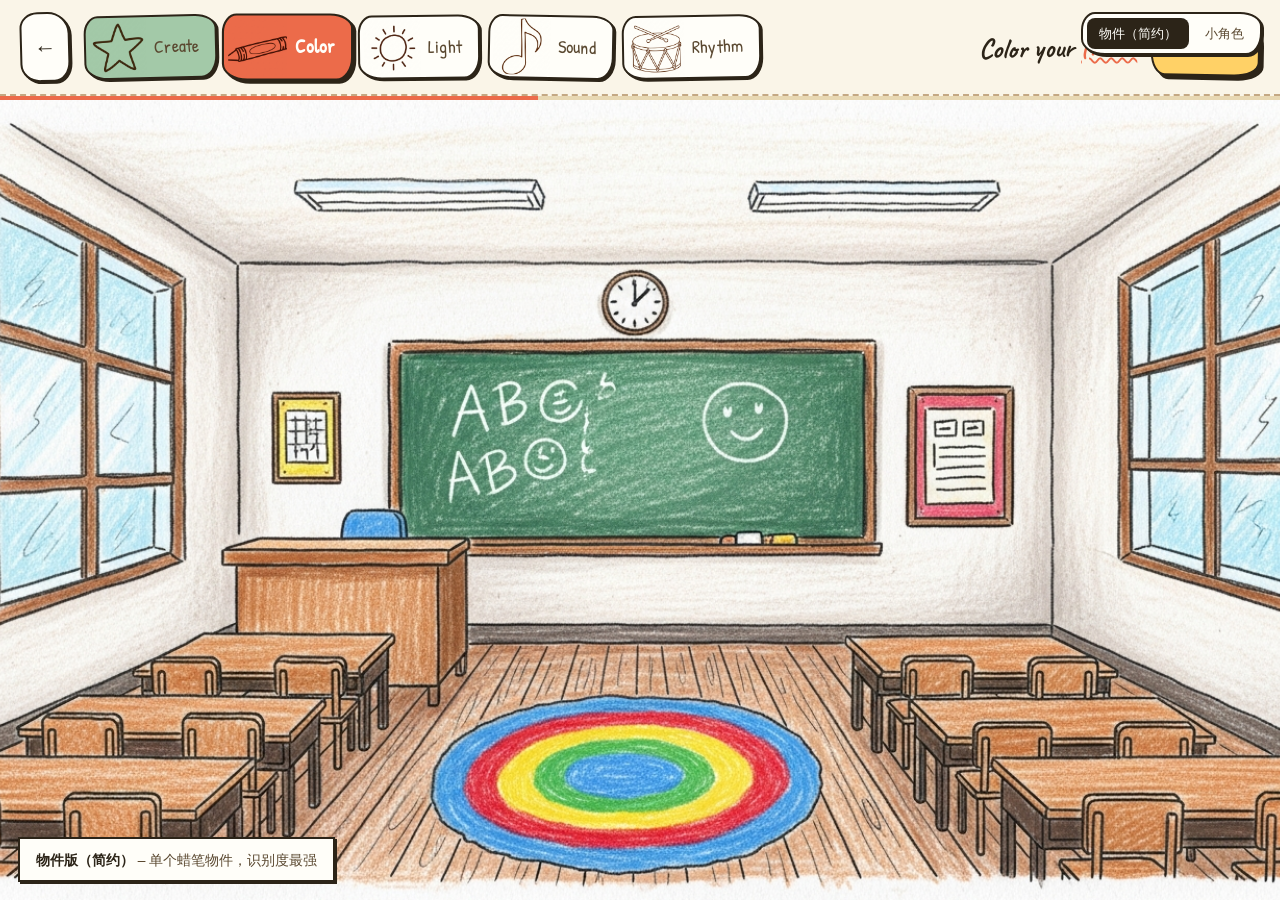
<file: style_comparison/mockup_phase_chars.html>
<!DOCTYPE html>
<html lang="en">
<head>
<meta charset="UTF-8">
<meta name="viewport" content="width=1280, initial-scale=1">
<title>SENSE — Phase Tabs with Hand-drawn Mascots</title>
<link rel="preconnect" href="https://fonts.googleapis.com">
<link rel="preconnect" href="https://fonts.gstatic.com" crossorigin>
<link href="https://fonts.googleapis.com/css2?family=Caveat:wght@500;700&family=Patrick+Hand&display=swap" rel="stylesheet">
<style>
  :root {
    --hd-paper: #faf5e8;
    --hd-paper-card: #fffef9;
    --hd-ink: #2c2418;
    --hd-ink-muted: #5a4830;
    --hd-ink-faint: #c4a883;
    --hd-tomato: #ec6b4a;
    --hd-mango: #ffd166;
    --hd-sage: #a3c9a8;
    --hd-shadow: 3px 3px 0 var(--hd-ink);
    --hd-shadow-sm: 2px 2px 0 var(--hd-ink);
    --hd-shadow-lg: 4px 4px 0 var(--hd-ink);
    --hd-r-tab: 20px 28px 22px 30px / 24px 20px 28px 22px;
  }
  * { box-sizing: border-box; margin: 0; padding: 0; }
  html, body { height: 100%; overflow: hidden; }
  body {
    background: var(--hd-paper);
    color: var(--hd-ink);
    font-family: "Patrick Hand", cursive;
  }

  .stage { height: 100vh; display: flex; flex-direction: column; }

  .topbar {
    display: flex;
    align-items: center;
    gap: 14px;
    padding: 12px 20px;
    border-bottom: 2.5px dashed var(--hd-ink-faint);
    background: var(--hd-paper);
  }

  .btn-back {
    background: var(--hd-paper-card);
    border: 2.5px solid var(--hd-ink);
    border-radius: 18px 22px 16px 20px / 16px 22px 20px 18px;
    width: 50px; height: 70px;
    font-family: "Patrick Hand", cursive;
    font-size: 22px;
    color: var(--hd-ink);
    cursor: pointer;
    transform: rotate(-1.5deg);
    box-shadow: var(--hd-shadow-sm);
  }

  .phase-tabs {
    display: flex; gap: 8px;
  }

  .phase-tab {
    background: var(--hd-paper-card);
    border: 2.5px solid var(--hd-ink);
    border-radius: 14px 22px 16px 24px / 18px 14px 22px 16px;
    padding: 4px 16px 4px 4px;
    cursor: pointer;
    box-shadow: var(--hd-shadow-sm);
    display: flex;
    flex-direction: row;
    align-items: center;
    gap: 8px;
    height: 64px;
    transition: all 200ms cubic-bezier(.34,1.56,.64,1);
    overflow: visible;
  }
  /* character image: render at 72px and crop into a tighter region to remove
     the surrounding whitespace from the AI-generated PNG */
  .phase-tab .char-wrap {
    width: 56px; height: 56px;
    overflow: hidden;
    flex-shrink: 0;
    display: flex; align-items: center; justify-content: center;
  }
  .phase-tab img {
    width: 76px;       /* render bigger than wrap so character fills frame */
    height: 76px;
    object-fit: contain;
    pointer-events: none;
    transform: scale(1.05);
    /* PNGs from Imagen have white backgrounds — multiply makes white blend into tab color */
    mix-blend-mode: multiply;
  }
  .phase-tab .label {
    font-family: "Patrick Hand", cursive;
    font-size: 18px;
    color: var(--hd-ink-muted);
    line-height: 1;
    letter-spacing: 0.01em;
  }

  .phase-tab:nth-child(1) { transform: rotate(-1.4deg); }
  .phase-tab:nth-child(2) { transform: rotate(0.8deg); }
  .phase-tab:nth-child(3) { transform: rotate(-0.6deg); }
  .phase-tab:nth-child(4) { transform: rotate(1.1deg); }
  .phase-tab:nth-child(5) { transform: rotate(-1.0deg); }

  .phase-tab:hover { transform: rotate(0deg) translateY(-2px); }
  .phase-tab.active {
    background: var(--hd-tomato);
    box-shadow: var(--hd-shadow);
    transform: rotate(0deg) scale(1.05) !important;
  }
  .phase-tab.active .label { color: var(--hd-paper-card); font-weight: bold; }
  .phase-tab.done {
    background: var(--hd-sage);
  }

  .instruction {
    margin-left: auto;
    font-family: "Caveat", cursive;
    font-size: 28px;
    font-weight: 700;
    color: var(--hd-ink);
    transform: rotate(-1deg);
  }
  .instruction em {
    font-style: normal;
    color: var(--hd-tomato);
    text-decoration: underline wavy var(--hd-tomato) 2px;
  }

  .btn-next {
    background: var(--hd-mango);
    color: var(--hd-ink);
    border: 2.5px solid var(--hd-ink);
    border-radius: 22px 16px 26px 14px / 16px 24px 14px 22px;
    padding: 14px 24px;
    font-family: "Patrick Hand", cursive;
    font-size: 19px;
    cursor: pointer;
    box-shadow: var(--hd-shadow-lg);
    transform: rotate(1.2deg);
  }

  .canvas-wrap {
    flex: 1;
    position: relative;
    overflow: hidden;
    background-image: url("../assets/school_bg.png");
    background-size: cover;
    background-position: center 35%;
  }

  .timer {
    height: 4px;
    background: #e8d8b3;
  }
  .timer-fill {
    height: 100%; width: 42%;
    background: var(--hd-tomato);
  }

  .meta {
    position: fixed;
    left: 18px; bottom: 18px;
    background: var(--hd-paper-card);
    border: 2px solid var(--hd-ink);
    padding: 10px 16px;
    font-family: "Patrick Hand", cursive;
    font-size: 14px;
    color: var(--hd-ink-muted);
    box-shadow: var(--hd-shadow-sm);
    z-index: 99;
    max-width: 380px;
    line-height: 1.5;
  }
  .meta strong { color: var(--hd-ink); }

  /* mode picker */
  .mode-picker {
    position: fixed;
    top: 12px; right: 18px;
    z-index: 1000;
    display: flex; gap: 4px;
    background: var(--hd-paper-card);
    border: 2px solid var(--hd-ink);
    padding: 4px;
    border-radius: 14px 22px 16px 24px / 18px 14px 22px 16px;
    box-shadow: var(--hd-shadow-sm);
    font-family: "Patrick Hand", cursive;
  }
  .mode-picker button {
    background: transparent;
    border: 0;
    padding: 6px 12px;
    border-radius: 8px;
    font-family: inherit;
    font-size: 13px;
    color: var(--hd-ink-muted);
    cursor: pointer;
  }
  .mode-picker button.on {
    background: var(--hd-ink);
    color: var(--hd-paper-card);
  }
  body.mode-objects .phase-tab[data-char] img.char-mascot { display: none; }
  body.mode-mascot  .phase-tab[data-char] img.char-object { display: none; }
</style>
</head>
<body class="mode-objects">

<div class="mode-picker">
  <button data-mode="objects" class="on">物件（简约）</button>
  <button data-mode="mascot">小角色</button>
</div>

<div class="stage">

  <div class="topbar">
    <button class="btn-back">←</button>

    <div class="phase-tabs">
      <button class="phase-tab done" data-char="add">
        <div class="char-wrap">
          <img class="char-mascot" src="phase_chars/phase_add.png" alt="">
          <img class="char-object" src="phase_chars/obj_star.png" alt="">
        </div>
        <span class="label">Create</span>
      </button>
      <button class="phase-tab active" data-char="color">
        <div class="char-wrap">
          <img class="char-mascot" src="phase_chars/phase_color.png" alt="">
          <img class="char-object" src="phase_chars/obj_crayon.png" alt="">
        </div>
        <span class="label">Color</span>
      </button>
      <button class="phase-tab" data-char="light">
        <div class="char-wrap">
          <img class="char-mascot" src="phase_chars/phase_time.png" alt="">
          <img class="char-object" src="phase_chars/obj_sun.png" alt="">
        </div>
        <span class="label">Light</span>
      </button>
      <button class="phase-tab" data-char="sound">
        <div class="char-wrap">
          <img class="char-mascot" src="phase_chars/phase_music.png" alt="">
          <img class="char-object" src="phase_chars/obj_note.png" alt="">
        </div>
        <span class="label">Sound</span>
      </button>
      <button class="phase-tab" data-char="rhythm">
        <div class="char-wrap">
          <img class="char-mascot" src="phase_chars/phase_drums.png" alt="">
          <img class="char-object" src="phase_chars/obj_drum.png" alt="">
        </div>
        <span class="label">Rhythm</span>
      </button>
    </div>

    <div class="instruction">Color your <em>friend</em></div>
    <button class="btn-next">Next →</button>
  </div>

  <div class="timer"><div class="timer-fill"></div></div>

  <div class="canvas-wrap"></div>
</div>

<div class="meta" id="meta">
  <strong>物件版（简约）</strong> — 单个蜡笔物件，识别度最强
</div>

<script>
  const META = {
    objects: "<strong>物件版（简约）</strong> — 单个蜡笔物件，识别度最强",
    mascot:  "<strong>小角色版</strong> — 全身儿童画风，温暖但更占空间",
  };
  document.querySelectorAll(".mode-picker button").forEach(btn => {
    btn.addEventListener("click", () => {
      const mode = btn.dataset.mode;
      document.body.className = "mode-" + mode;
      document.querySelectorAll(".mode-picker button").forEach(b => b.classList.remove("on"));
      btn.classList.add("on");
      document.getElementById("meta").innerHTML = META[mode];
    });
  });
</script>

</body>
</html>
</file>
